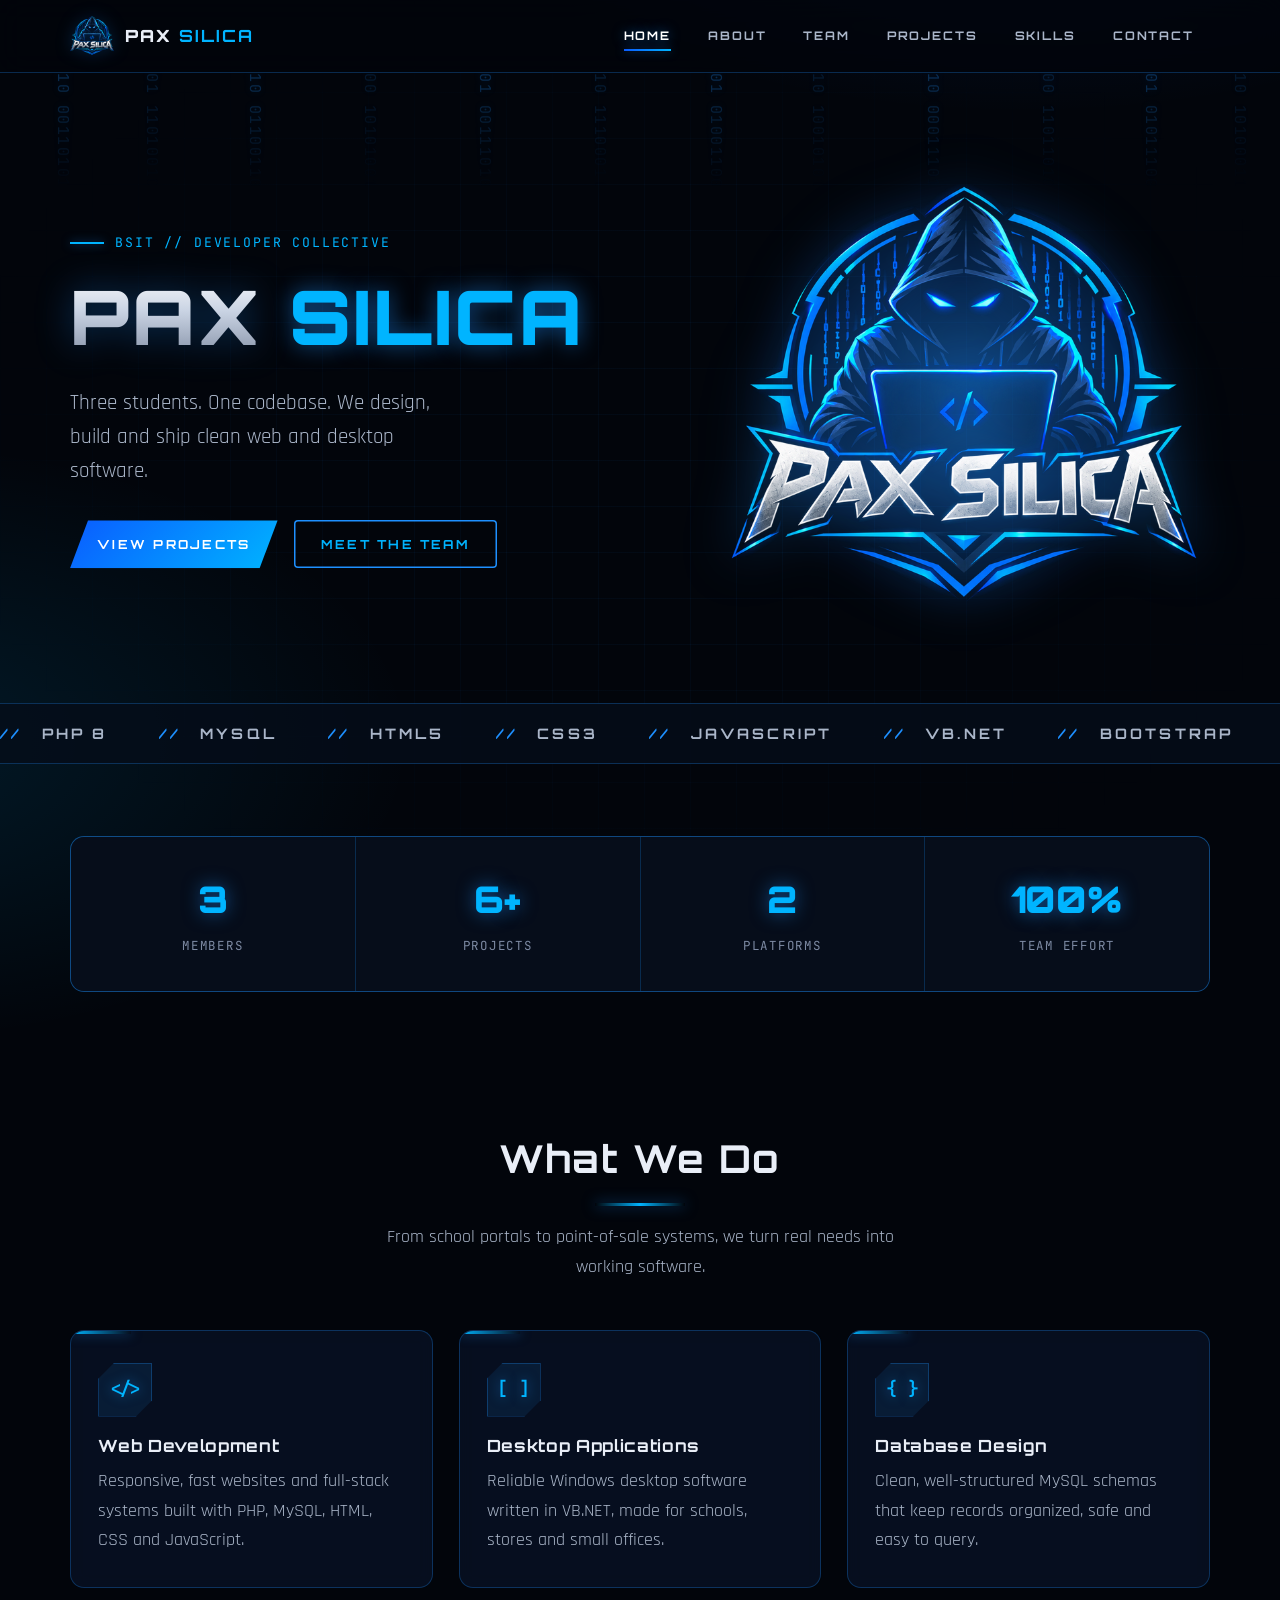
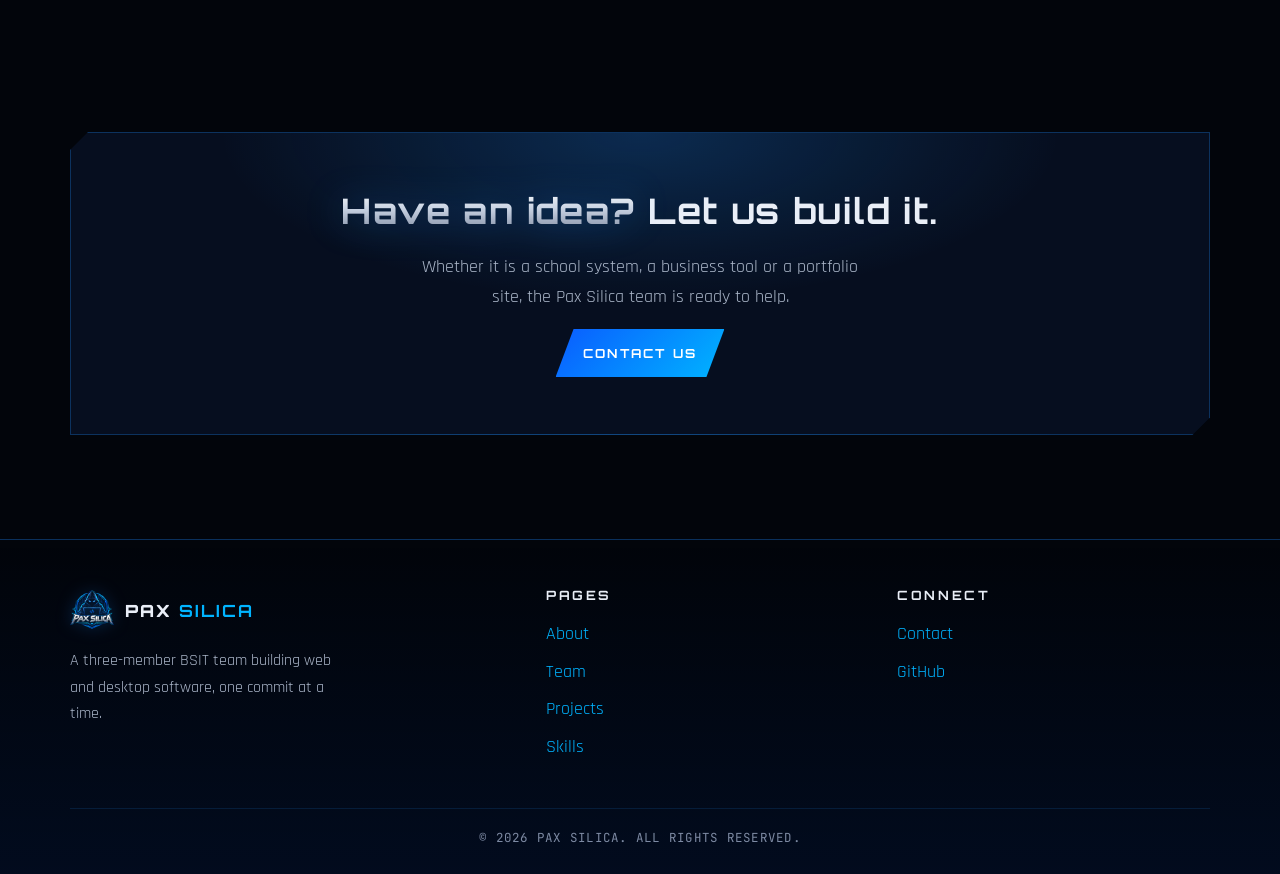
<file: index.html>
<!DOCTYPE html>
<html lang="en">
<head>
  <meta charset="UTF-8">
  <meta name="viewport" content="width=device-width, initial-scale=1">
  <title>Pax Silica | Team Portfolio</title>
  <meta name="description" content="Pax Silica is a three-member BSIT team building web and desktop software.">
  <link rel="icon" type="image/png" href="assets/favicon.png">
  <link rel="stylesheet" href="css/style.css">
</head>
<body>

<header class="nav">
  <div class="wrap">
    <a class="brand" href="index.html"><img src="assets/favicon.png" alt=""><span>PAX <b>SILICA</b></span></a>
    <input type="checkbox" id="nav-toggle" class="nav-toggle" aria-label="Toggle menu">
    <label for="nav-toggle" class="burger"><span></span></label>
    <ul class="menu">
      <li><a class="active" href="index.html">Home</a></li>
      <li><a href="about.html">About</a></li>
      <li><a href="team.html">Team</a></li>
      <li><a href="projects.html">Projects</a></li>
      <li><a href="skills.html">Skills</a></li>
      <li><a href="contact.html">Contact</a></li>
    </ul>
  </div>
</header>

<main>
  <section class="hero">
    <div class="rain" aria-hidden="true">
      <i>10110100 01101001 11001010 00110101</i>
      <i>01001101 10100110 01011001 11010010</i>
      <i>11100101 00101101 10011010 01100110</i>
      <i>00110110 11010011 01010100 10101001</i>
      <i>10010111 01100101 11001001 00111010</i>
      <i>01011010 10110010 00101110 11100011</i>
      <i>11010001 00111001 10100101 01001100</i>
      <i>00101011 11001100 01110010 10010101</i>
      <i>10101100 01010011 11100110 00011101</i>
      <i>01101001 10001011 00110100 11011010</i>
      <i>11000110 00100111 10110001 01011100</i>
      <i>01110011 10011100 01001010 10100011</i>
    </div>
    <div class="wrap">
      <div>
        <div class="eyebrow reveal">BSIT // Developer Collective</div>
        <h1 class="reveal d1"><span class="metal">PAX</span> <span class="blue-text">SILICA</span></h1>
        <p class="lead reveal d2">Three students. One codebase. We design, build and ship clean web and desktop software.</p>
        <div class="cta reveal d3">
          <a class="btn" href="projects.html">View Projects</a>
          <a class="btn ghost" href="team.html">Meet the Team</a>
        </div>
      </div>
      <div class="hero-logo reveal d2">
        <img src="assets/logo.png" alt="Pax Silica logo: a hooded coder at a laptop inside a blue emblem">
      </div>
    </div>
  </section>

  <div class="marquee" aria-hidden="true">
    <div class="marquee-track">
      <span>PHP 8</span><span>MySQL</span><span>HTML5</span><span>CSS3</span><span>JavaScript</span><span>VB.NET</span><span>Bootstrap</span><span>GitHub</span><span>XAMPP</span><span>WordPress</span>
      <span>PHP 8</span><span>MySQL</span><span>HTML5</span><span>CSS3</span><span>JavaScript</span><span>VB.NET</span><span>Bootstrap</span><span>GitHub</span><span>XAMPP</span><span>WordPress</span>
    </div>
  </div>

  <section>
    <div class="wrap">
      <div class="stats">
        <div class="stat"><b>3</b><span>Members</span></div>
        <div class="stat"><b>6+</b><span>Projects</span></div>
        <div class="stat"><b>2</b><span>Platforms</span></div>
        <div class="stat"><b>100%</b><span>Team Effort</span></div>
      </div>
    </div>
  </section>

  <section>
    <div class="wrap">
      <div class="section-head">
        <h2>What We Do</h2>
        <div class="bar"></div>
        <p>From school portals to point-of-sale systems, we turn real needs into working software.</p>
      </div>
      <div class="grid g3">
        <article class="card">
          <div class="icon">&lt;/&gt;</div>
          <h3>Web Development</h3>
          <p>Responsive, fast websites and full-stack systems built with PHP, MySQL, HTML, CSS and JavaScript.</p>
        </article>
        <article class="card">
          <div class="icon">[ ]</div>
          <h3>Desktop Applications</h3>
          <p>Reliable Windows desktop software written in VB.NET, made for schools, stores and small offices.</p>
        </article>
        <article class="card">
          <div class="icon">{ }</div>
          <h3>Database Design</h3>
          <p>Clean, well-structured MySQL schemas that keep records organized, safe and easy to query.</p>
        </article>
      </div>
    </div>
  </section>

  <section>
    <div class="wrap">
      <div class="cta-band">
        <h2><span class="metal">Have an idea?</span> Let us build it.</h2>
        <p>Whether it is a school system, a business tool or a portfolio site, the Pax Silica team is ready to help.</p>
        <a class="btn" href="contact.html">Contact Us</a>
      </div>
    </div>
  </section>
</main>

<footer>
  <div class="wrap">
    <div class="foot">
      <div>
        <a class="brand" href="index.html"><img src="assets/favicon.png" alt=""><span>PAX <b>SILICA</b></span></a>
        <p>A three-member BSIT team building web and desktop software, one commit at a time.</p>
      </div>
      <div>
        <h4>Pages</h4>
        <ul>
          <li><a href="about.html">About</a></li>
          <li><a href="team.html">Team</a></li>
          <li><a href="projects.html">Projects</a></li>
          <li><a href="skills.html">Skills</a></li>
        </ul>
      </div>
      <div>
        <h4>Connect</h4>
        <ul>
          <li><a href="contact.html">Contact</a></li>
          <li><a href="https://github.com/EugeneHip?tab=repositories" target="_blank" rel="noopener">GitHub</a></li>
        </ul>
      </div>
    </div>
    <div class="copy">&copy; 2026 PAX SILICA. ALL RIGHTS RESERVED.</div>
  </div>
</footer>

</body>
</html>
</file>
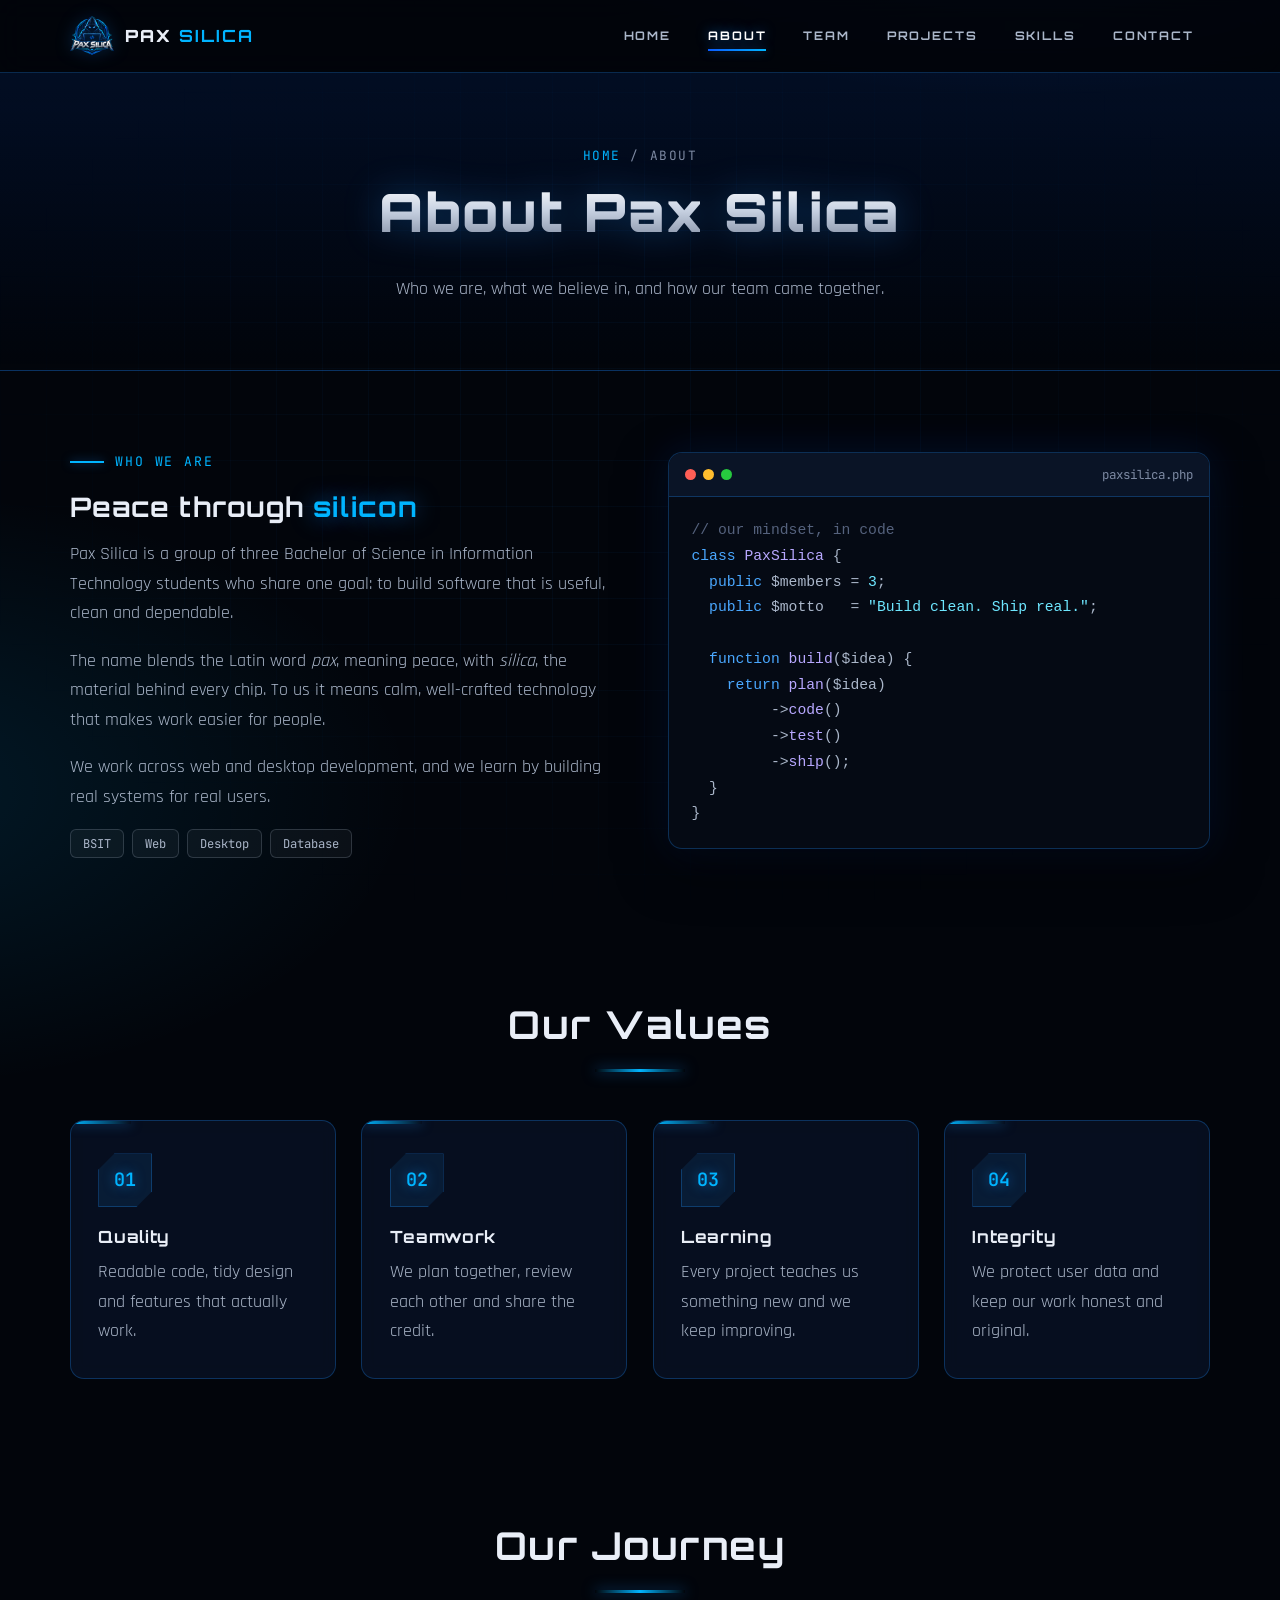
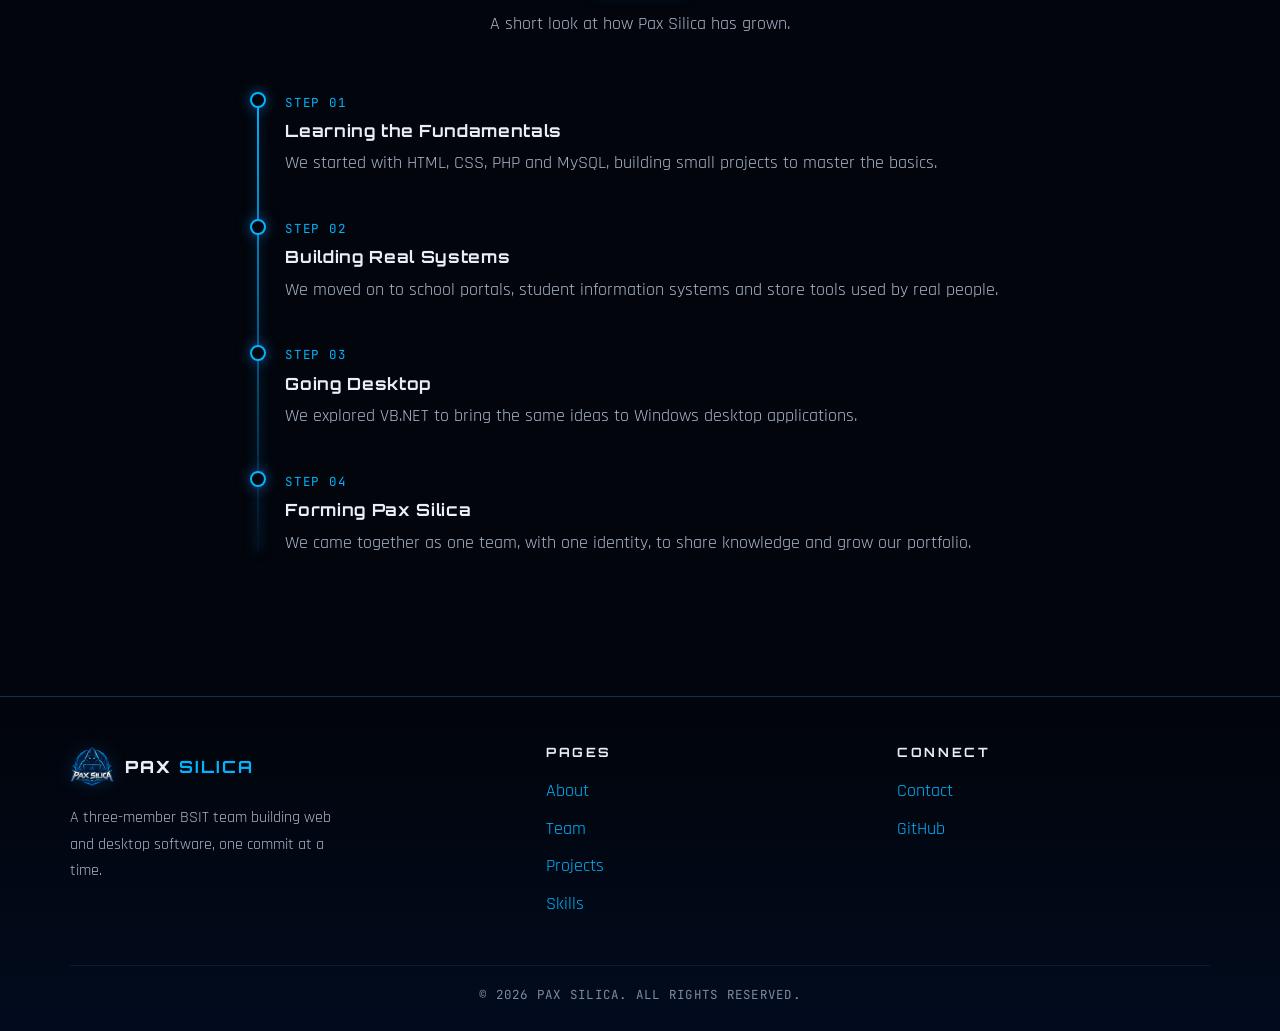
<file: about.html>
<!DOCTYPE html>
<html lang="en">
<head>
  <meta charset="UTF-8">
  <meta name="viewport" content="width=device-width, initial-scale=1">
  <title>About | Pax Silica</title>
  <meta name="description" content="Learn about Pax Silica, our mission, values and journey.">
  <link rel="icon" type="image/png" href="assets/favicon.png">
  <link rel="stylesheet" href="css/style.css">
</head>
<body>

<header class="nav">
  <div class="wrap">
    <a class="brand" href="index.html"><img src="assets/favicon.png" alt=""><span>PAX <b>SILICA</b></span></a>
    <input type="checkbox" id="nav-toggle" class="nav-toggle" aria-label="Toggle menu">
    <label for="nav-toggle" class="burger"><span></span></label>
    <ul class="menu">
      <li><a href="index.html">Home</a></li>
      <li><a class="active" href="about.html">About</a></li>
      <li><a href="team.html">Team</a></li>
      <li><a href="projects.html">Projects</a></li>
      <li><a href="skills.html">Skills</a></li>
      <li><a href="contact.html">Contact</a></li>
    </ul>
  </div>
</header>

<main>
  <div class="page-head">
    <div class="wrap">
      <div class="crumbs"><a href="index.html">Home</a> / About</div>
      <h1 class="metal">About Pax Silica</h1>
      <p>Who we are, what we believe in, and how our team came together.</p>
    </div>
  </div>

  <section>
    <div class="wrap split">
      <div>
        <div class="eyebrow">Who We Are</div>
        <h2>Peace through <span class="blue-text">silicon</span></h2>
        <p>Pax Silica is a group of three Bachelor of Science in Information Technology students who share one goal: to build software that is useful, clean and dependable.</p>
        <p>The name blends the Latin word <em>pax</em>, meaning peace, with <em>silica</em>, the material behind every chip. To us it means calm, well-crafted technology that makes work easier for people.</p>
        <p>We work across web and desktop development, and we learn by building real systems for real users.</p>
        <div class="tags left">
          <span class="tag">BSIT</span><span class="tag">Web</span><span class="tag">Desktop</span><span class="tag">Database</span>
        </div>
      </div>
      <div class="code">
        <div class="bar"><i></i><i></i><i></i><em>paxsilica.php</em></div>
<pre><span class="c">// our mindset, in code</span>
<span class="k">class</span> <span class="f">PaxSilica</span> {
  <span class="k">public</span> $members = <span class="s">3</span>;
  <span class="k">public</span> $motto   = <span class="s">"Build clean. Ship real."</span>;

  <span class="k">function</span> <span class="f">build</span>($idea) {
    <span class="k">return</span> <span class="f">plan</span>($idea)
         -&gt;<span class="f">code</span>()
         -&gt;<span class="f">test</span>()
         -&gt;<span class="f">ship</span>();
  }
}</pre>
      </div>
    </div>
  </section>

  <section>
    <div class="wrap">
      <div class="section-head">
        <h2>Our Values</h2>
        <div class="bar"></div>
      </div>
      <div class="grid g4">
        <article class="card"><div class="icon">01</div><h3>Quality</h3><p>Readable code, tidy design and features that actually work.</p></article>
        <article class="card"><div class="icon">02</div><h3>Teamwork</h3><p>We plan together, review each other and share the credit.</p></article>
        <article class="card"><div class="icon">03</div><h3>Learning</h3><p>Every project teaches us something new and we keep improving.</p></article>
        <article class="card"><div class="icon">04</div><h3>Integrity</h3><p>We protect user data and keep our work honest and original.</p></article>
      </div>
    </div>
  </section>

  <section>
    <div class="wrap">
      <div class="section-head">
        <h2>Our Journey</h2>
        <div class="bar"></div>
        <p>A short look at how Pax Silica has grown.</p>
      </div>
      <div class="timeline">
        <div class="tl-item">
          <small>Step 01</small>
          <h3>Learning the Fundamentals</h3>
          <p>We started with HTML, CSS, PHP and MySQL, building small projects to master the basics.</p>
        </div>
        <div class="tl-item">
          <small>Step 02</small>
          <h3>Building Real Systems</h3>
          <p>We moved on to school portals, student information systems and store tools used by real people.</p>
        </div>
        <div class="tl-item">
          <small>Step 03</small>
          <h3>Going Desktop</h3>
          <p>We explored VB.NET to bring the same ideas to Windows desktop applications.</p>
        </div>
        <div class="tl-item">
          <small>Step 04</small>
          <h3>Forming Pax Silica</h3>
          <p>We came together as one team, with one identity, to share knowledge and grow our portfolio.</p>
        </div>
      </div>
    </div>
  </section>
</main>

<footer>
  <div class="wrap">
    <div class="foot">
      <div>
        <a class="brand" href="index.html"><img src="assets/favicon.png" alt=""><span>PAX <b>SILICA</b></span></a>
        <p>A three-member BSIT team building web and desktop software, one commit at a time.</p>
      </div>
      <div>
        <h4>Pages</h4>
        <ul>
          <li><a href="about.html">About</a></li>
          <li><a href="team.html">Team</a></li>
          <li><a href="projects.html">Projects</a></li>
          <li><a href="skills.html">Skills</a></li>
        </ul>
      </div>
      <div>
        <h4>Connect</h4>
        <ul>
          <li><a href="contact.html">Contact</a></li>
          <li><a href="https://github.com/EugeneHip?tab=repositories" target="_blank" rel="noopener">GitHub</a></li>
        </ul>
      </div>
    </div>
    <div class="copy">&copy; 2026 PAX SILICA. ALL RIGHTS RESERVED.</div>
  </div>
</footer>

</body>
</html>
</file>
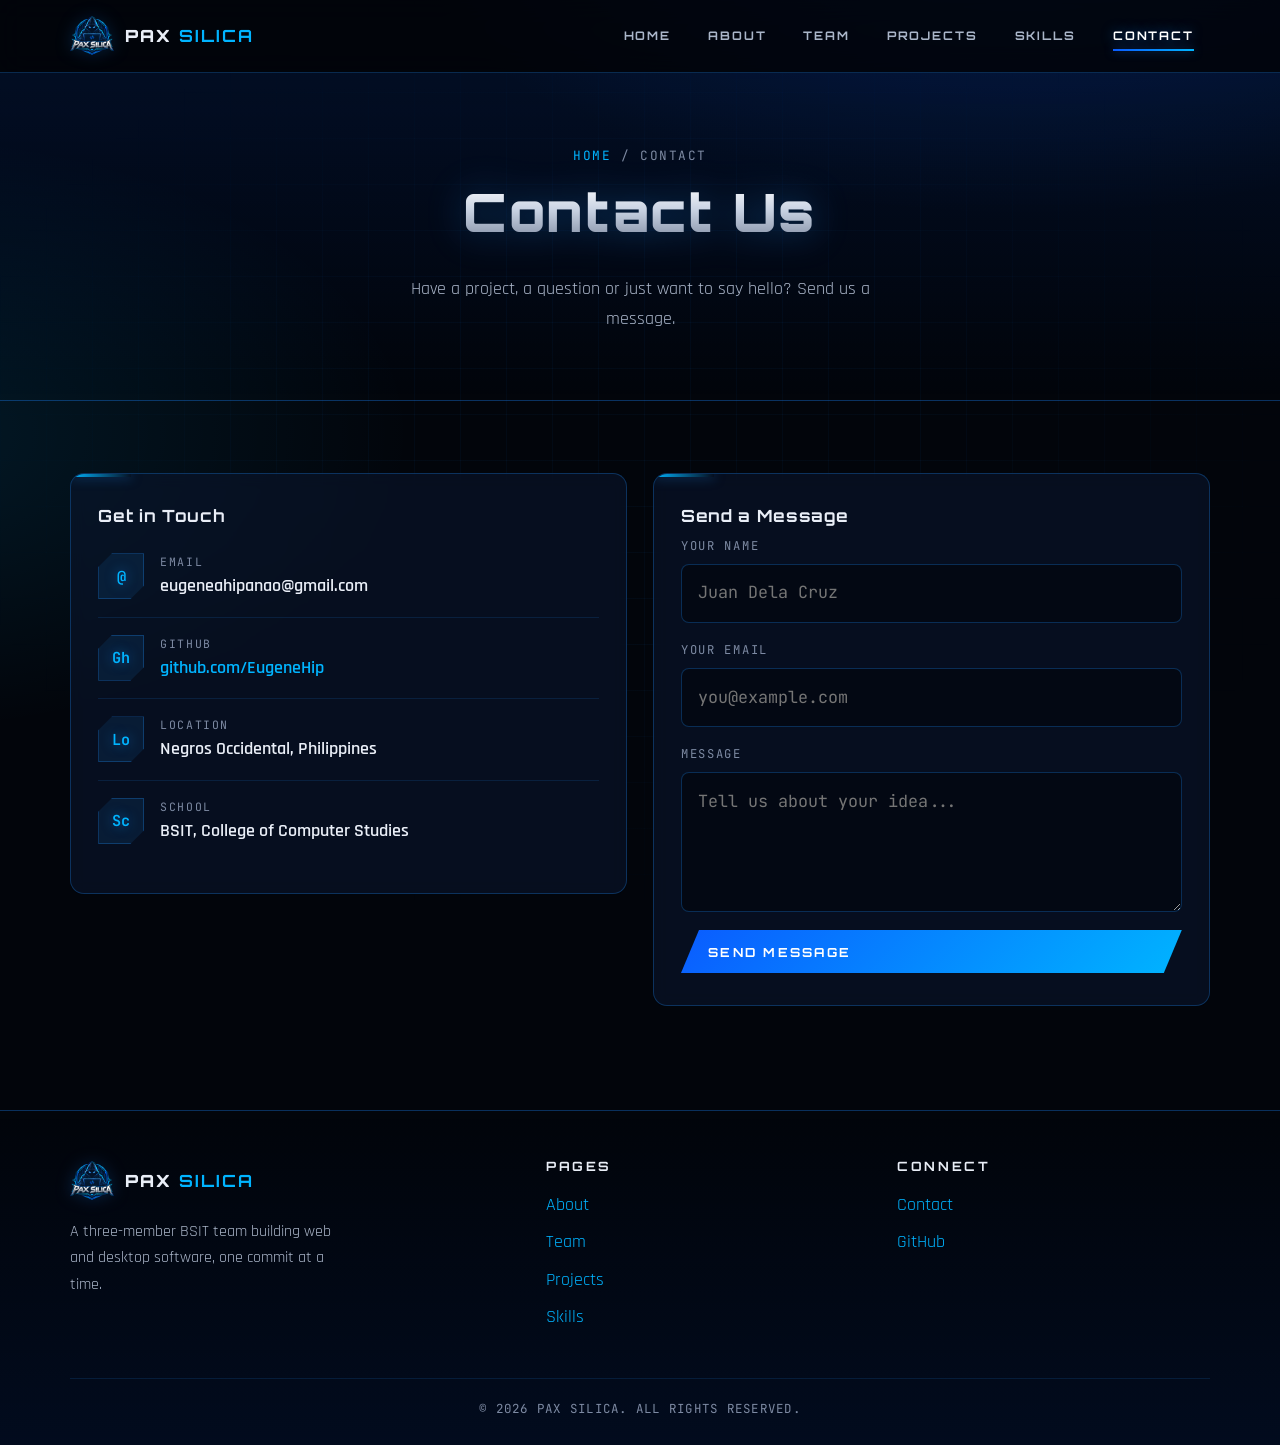
<file: contact.html>
<!DOCTYPE html>
<html lang="en">
<head>
  <meta charset="UTF-8">
  <meta name="viewport" content="width=device-width, initial-scale=1">
  <title>Contact | Pax Silica</title>
  <meta name="description" content="Get in touch with the Pax Silica team.">
  <link rel="icon" type="image/png" href="assets/favicon.png">
  <link rel="stylesheet" href="css/style.css">
</head>
<body>

<header class="nav">
  <div class="wrap">
    <a class="brand" href="index.html"><img src="assets/favicon.png" alt=""><span>PAX <b>SILICA</b></span></a>
    <input type="checkbox" id="nav-toggle" class="nav-toggle" aria-label="Toggle menu">
    <label for="nav-toggle" class="burger"><span></span></label>
    <ul class="menu">
      <li><a href="index.html">Home</a></li>
      <li><a href="about.html">About</a></li>
      <li><a href="team.html">Team</a></li>
      <li><a href="projects.html">Projects</a></li>
      <li><a href="skills.html">Skills</a></li>
      <li><a class="active" href="contact.html">Contact</a></li>
    </ul>
  </div>
</header>

<main>
  <div class="page-head">
    <div class="wrap">
      <div class="crumbs"><a href="index.html">Home</a> / Contact</div>
      <h1 class="metal">Contact Us</h1>
      <p>Have a project, a question or just want to say hello? Send us a message.</p>
    </div>
  </div>

  <section>
    <div class="wrap grid g2" style="align-items:start">

      <div class="card">
        <h3>Get in Touch</h3>
        <div class="contact-row">
          <div class="icon">@</div>
          <div><small>Email</small><span>eugeneahipanao@gmail.com</span></div>
        </div>
        <div class="contact-row">
          <div class="icon">Gh</div>
          <div><small>GitHub</small><span><a href="https://github.com/EugeneHip?tab=repositories" target="_blank" rel="noopener">github.com/EugeneHip</a></span></div>
        </div>
        <div class="contact-row">
          <div class="icon">Lo</div>
          <div><small>Location</small><span>Negros Occidental, Philippines</span></div>
        </div>
        <div class="contact-row">
          <div class="icon">Sc</div>
          <div><small>School</small><span>BSIT, College of Computer Studies</span></div>
        </div>
      </div>

      <div class="card">
        <h3>Send a Message</h3>
        <!-- Sends the message straight to the email below using FormSubmit (no JavaScript needed).
             First time only: FormSubmit emails an activation link to this address, click it once. -->
        <form action="https://formsubmit.co/eugeneahipanao@gmail.com" method="POST">
          <input type="hidden" name="_subject" value="New message from the Pax Silica website">
          <input type="hidden" name="_template" value="table">
          <input type="text" name="_honey" style="display:none" tabindex="-1" autocomplete="off">
          <label>Your Name
            <input type="text" name="name" placeholder="Juan Dela Cruz" required>
          </label>
          <label>Your Email
            <input type="email" name="email" placeholder="you@example.com" required>
          </label>
          <label>Message
            <textarea name="message" placeholder="Tell us about your idea..." required></textarea>
          </label>
          <button class="btn" type="submit">Send Message</button>
        </form>
      </div>

    </div>
  </section>
</main>

<footer>
  <div class="wrap">
    <div class="foot">
      <div>
        <a class="brand" href="index.html"><img src="assets/favicon.png" alt=""><span>PAX <b>SILICA</b></span></a>
        <p>A three-member BSIT team building web and desktop software, one commit at a time.</p>
      </div>
      <div>
        <h4>Pages</h4>
        <ul>
          <li><a href="about.html">About</a></li>
          <li><a href="team.html">Team</a></li>
          <li><a href="projects.html">Projects</a></li>
          <li><a href="skills.html">Skills</a></li>
        </ul>
      </div>
      <div>
        <h4>Connect</h4>
        <ul>
          <li><a href="contact.html">Contact</a></li>
          <li><a href="https://github.com/EugeneHip?tab=repositories" target="_blank" rel="noopener">GitHub</a></li>
        </ul>
      </div>
    </div>
    <div class="copy">&copy; 2026 PAX SILICA. ALL RIGHTS RESERVED.</div>
  </div>
</footer>

</body>
</html>
</file>
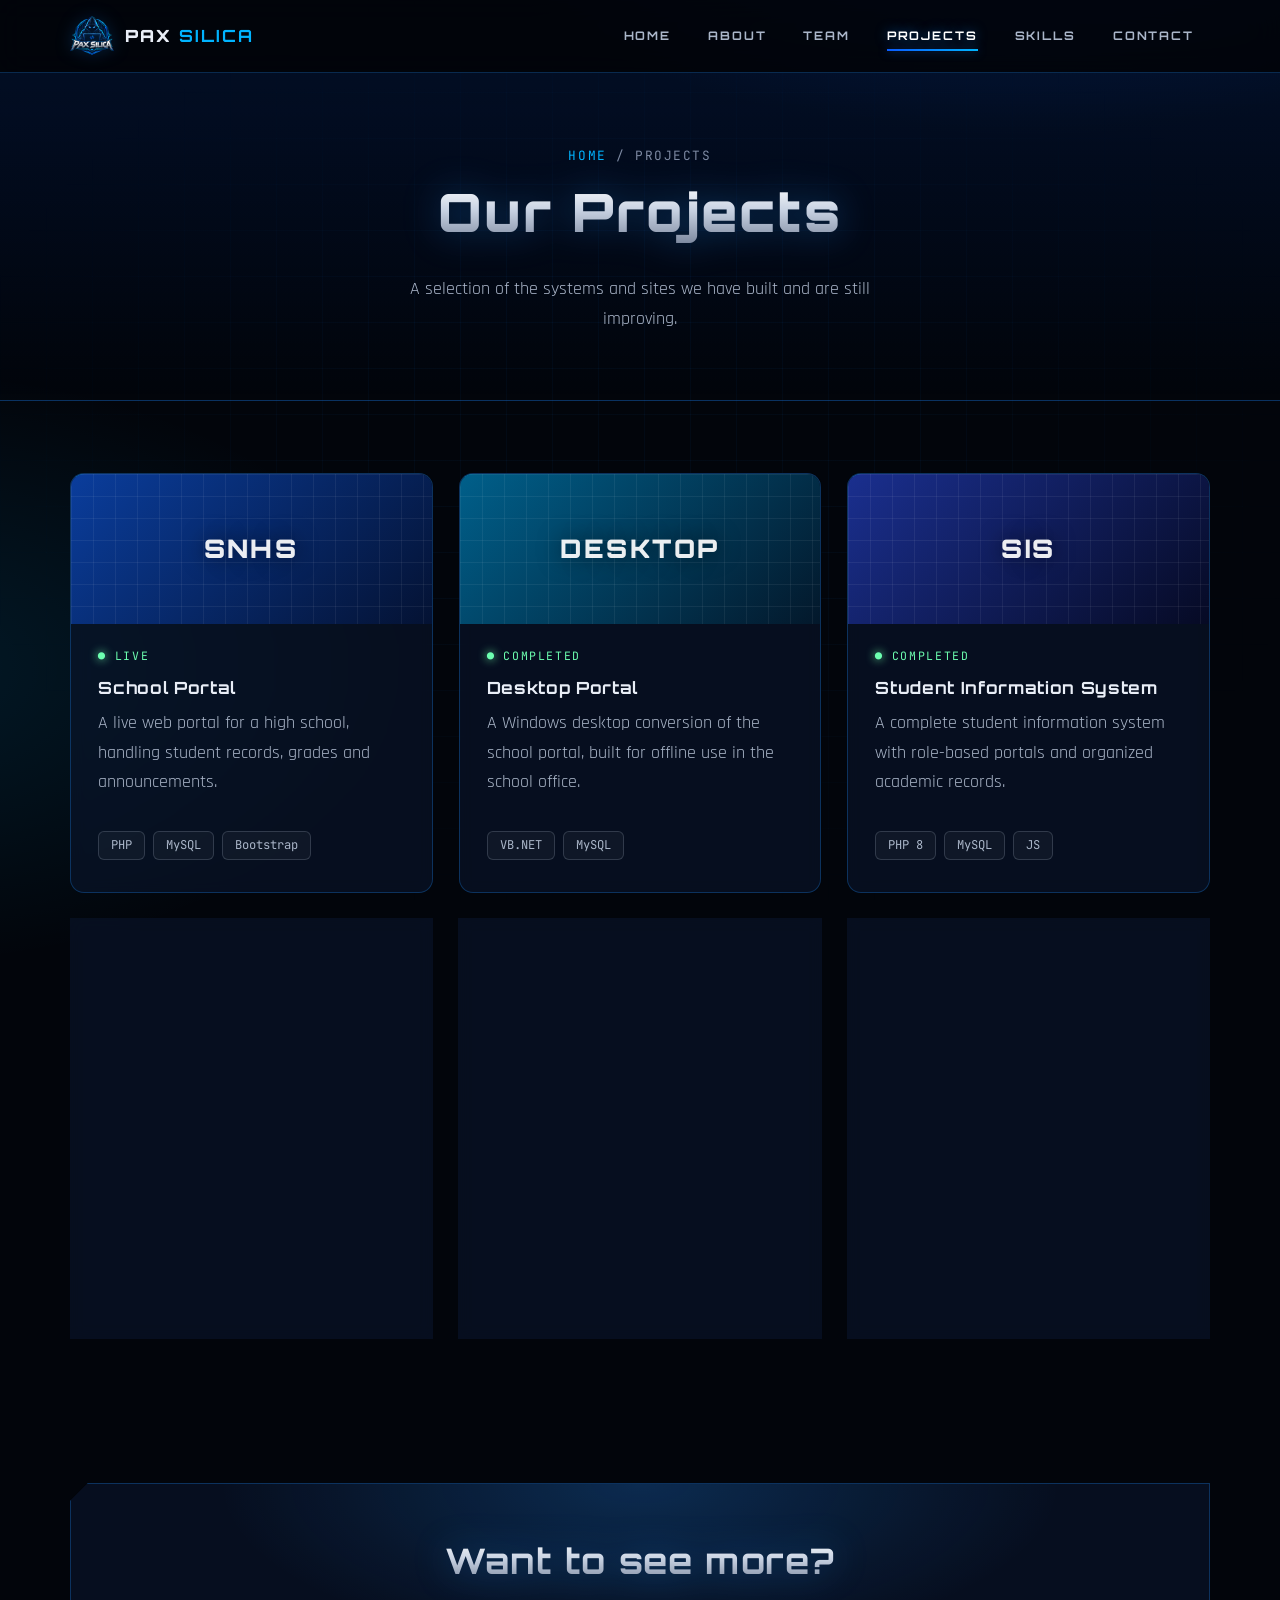
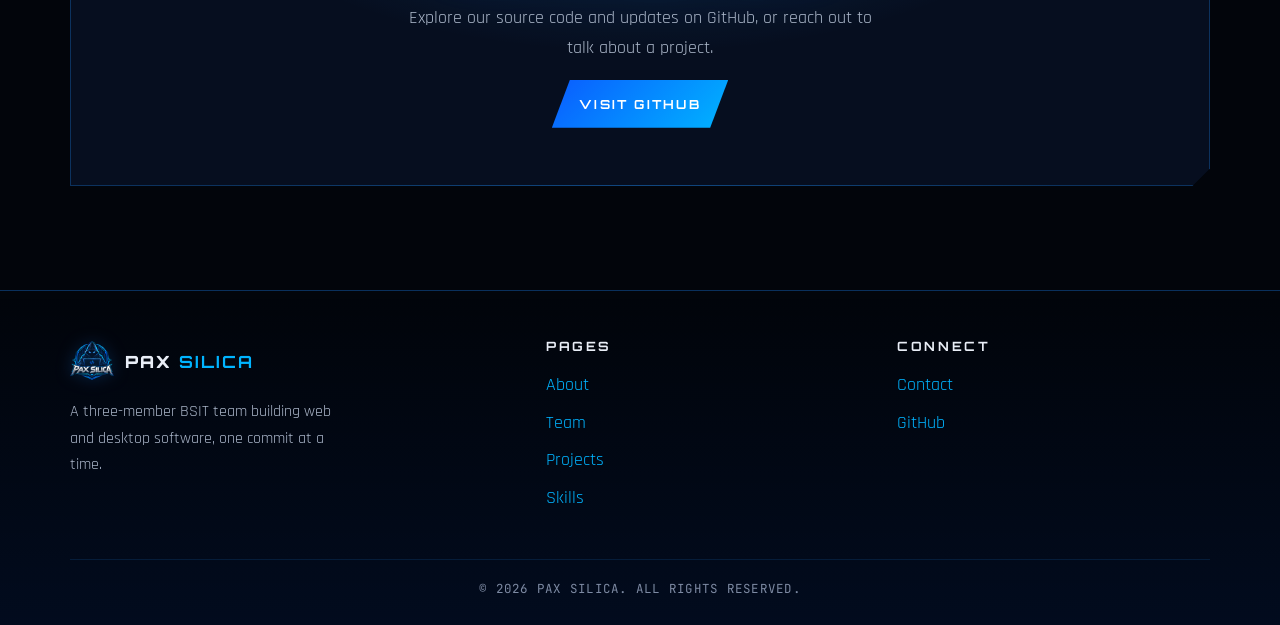
<file: projects.html>
<!DOCTYPE html>
<html lang="en">
<head>
  <meta charset="UTF-8">
  <meta name="viewport" content="width=device-width, initial-scale=1">
  <title>Projects | Pax Silica</title>
  <meta name="description" content="Selected web and desktop projects by the Pax Silica team.">
  <link rel="icon" type="image/png" href="assets/favicon.png">
  <link rel="stylesheet" href="css/style.css">
</head>
<body>

<header class="nav">
  <div class="wrap">
    <a class="brand" href="index.html"><img src="assets/favicon.png" alt=""><span>PAX <b>SILICA</b></span></a>
    <input type="checkbox" id="nav-toggle" class="nav-toggle" aria-label="Toggle menu">
    <label for="nav-toggle" class="burger"><span></span></label>
    <ul class="menu">
      <li><a href="index.html">Home</a></li>
      <li><a href="about.html">About</a></li>
      <li><a href="team.html">Team</a></li>
      <li><a class="active" href="projects.html">Projects</a></li>
      <li><a href="skills.html">Skills</a></li>
      <li><a href="contact.html">Contact</a></li>
    </ul>
  </div>
</header>

<main>
  <div class="page-head">
    <div class="wrap">
      <div class="crumbs"><a href="index.html">Home</a> / Projects</div>
      <h1 class="metal">Our Projects</h1>
      <p>A selection of the systems and sites we have built and are still improving.</p>
    </div>
  </div>

  <section>
    <div class="wrap">
      <div class="grid g3">

        <article class="card project">
          <div class="thumb t1">SNHS</div>
          <span class="status">Live</span>
          <h3>School Portal</h3>
          <p>A live web portal for a high school, handling student records, grades and announcements.</p>
          <div class="tags"><span class="tag">PHP</span><span class="tag">MySQL</span><span class="tag">Bootstrap</span></div>
        </article>

        <article class="card project">
          <div class="thumb t2">DESKTOP</div>
          <span class="status">Completed</span>
          <h3>Desktop Portal</h3>
          <p>A Windows desktop conversion of the school portal, built for offline use in the school office.</p>
          <div class="tags"><span class="tag">VB.NET</span><span class="tag">MySQL</span></div>
        </article>

        <article class="card project">
          <div class="thumb t3">SIS</div>
          <span class="status">Completed</span>
          <h3>Student Information System</h3>
          <p>A complete student information system with role-based portals and organized academic records.</p>
          <div class="tags"><span class="tag">PHP 8</span><span class="tag">MySQL</span><span class="tag">JS</span></div>
        </article>

        <article class="card project">
          <div class="thumb t4">POS</div>
          <span class="status">In Use</span>
          <h3>Sari-Sari Store POS</h3>
          <p>A self-contained point-of-sale and inventory app made for a neighborhood store.</p>
          <div class="tags"><span class="tag">HTML</span><span class="tag">CSS</span><span class="tag">JavaScript</span></div>
        </article>

        <article class="card project">
          <div class="thumb t5">BANK</div>
          <span class="status">Completed</span>
          <h3>Meridian Bank System</h3>
          <p>A dual-platform banking demo with a web side, an ATM kiosk and a queue workflow.</p>
          <div class="tags"><span class="tag">PHP 8</span><span class="tag">VB.NET</span></div>
        </article>

        <article class="card project">
          <div class="thumb t6">VOTE</div>
          <span class="status wip">In Progress</span>
          <h3>Vote Education</h3>
          <p>An election education website and game that teaches voters through levels and questions.</p>
          <div class="tags"><span class="tag">HTML</span><span class="tag">CSS</span><span class="tag">JS</span></div>
        </article>

      </div>
    </div>
  </section>

  <section>
    <div class="wrap">
      <div class="cta-band">
        <h2><span class="metal">Want to see more?</span></h2>
        <p>Explore our source code and updates on GitHub, or reach out to talk about a project.</p>
        <a class="btn" href="https://github.com/EugeneHip?tab=repositories" target="_blank" rel="noopener">Visit GitHub</a>
      </div>
    </div>
  </section>
</main>

<footer>
  <div class="wrap">
    <div class="foot">
      <div>
        <a class="brand" href="index.html"><img src="assets/favicon.png" alt=""><span>PAX <b>SILICA</b></span></a>
        <p>A three-member BSIT team building web and desktop software, one commit at a time.</p>
      </div>
      <div>
        <h4>Pages</h4>
        <ul>
          <li><a href="about.html">About</a></li>
          <li><a href="team.html">Team</a></li>
          <li><a href="projects.html">Projects</a></li>
          <li><a href="skills.html">Skills</a></li>
        </ul>
      </div>
      <div>
        <h4>Connect</h4>
        <ul>
          <li><a href="contact.html">Contact</a></li>
          <li><a href="https://github.com/EugeneHip?tab=repositories" target="_blank" rel="noopener">GitHub</a></li>
        </ul>
      </div>
    </div>
    <div class="copy">&copy; 2026 PAX SILICA. ALL RIGHTS RESERVED.</div>
  </div>
</footer>

</body>
</html>
</file>
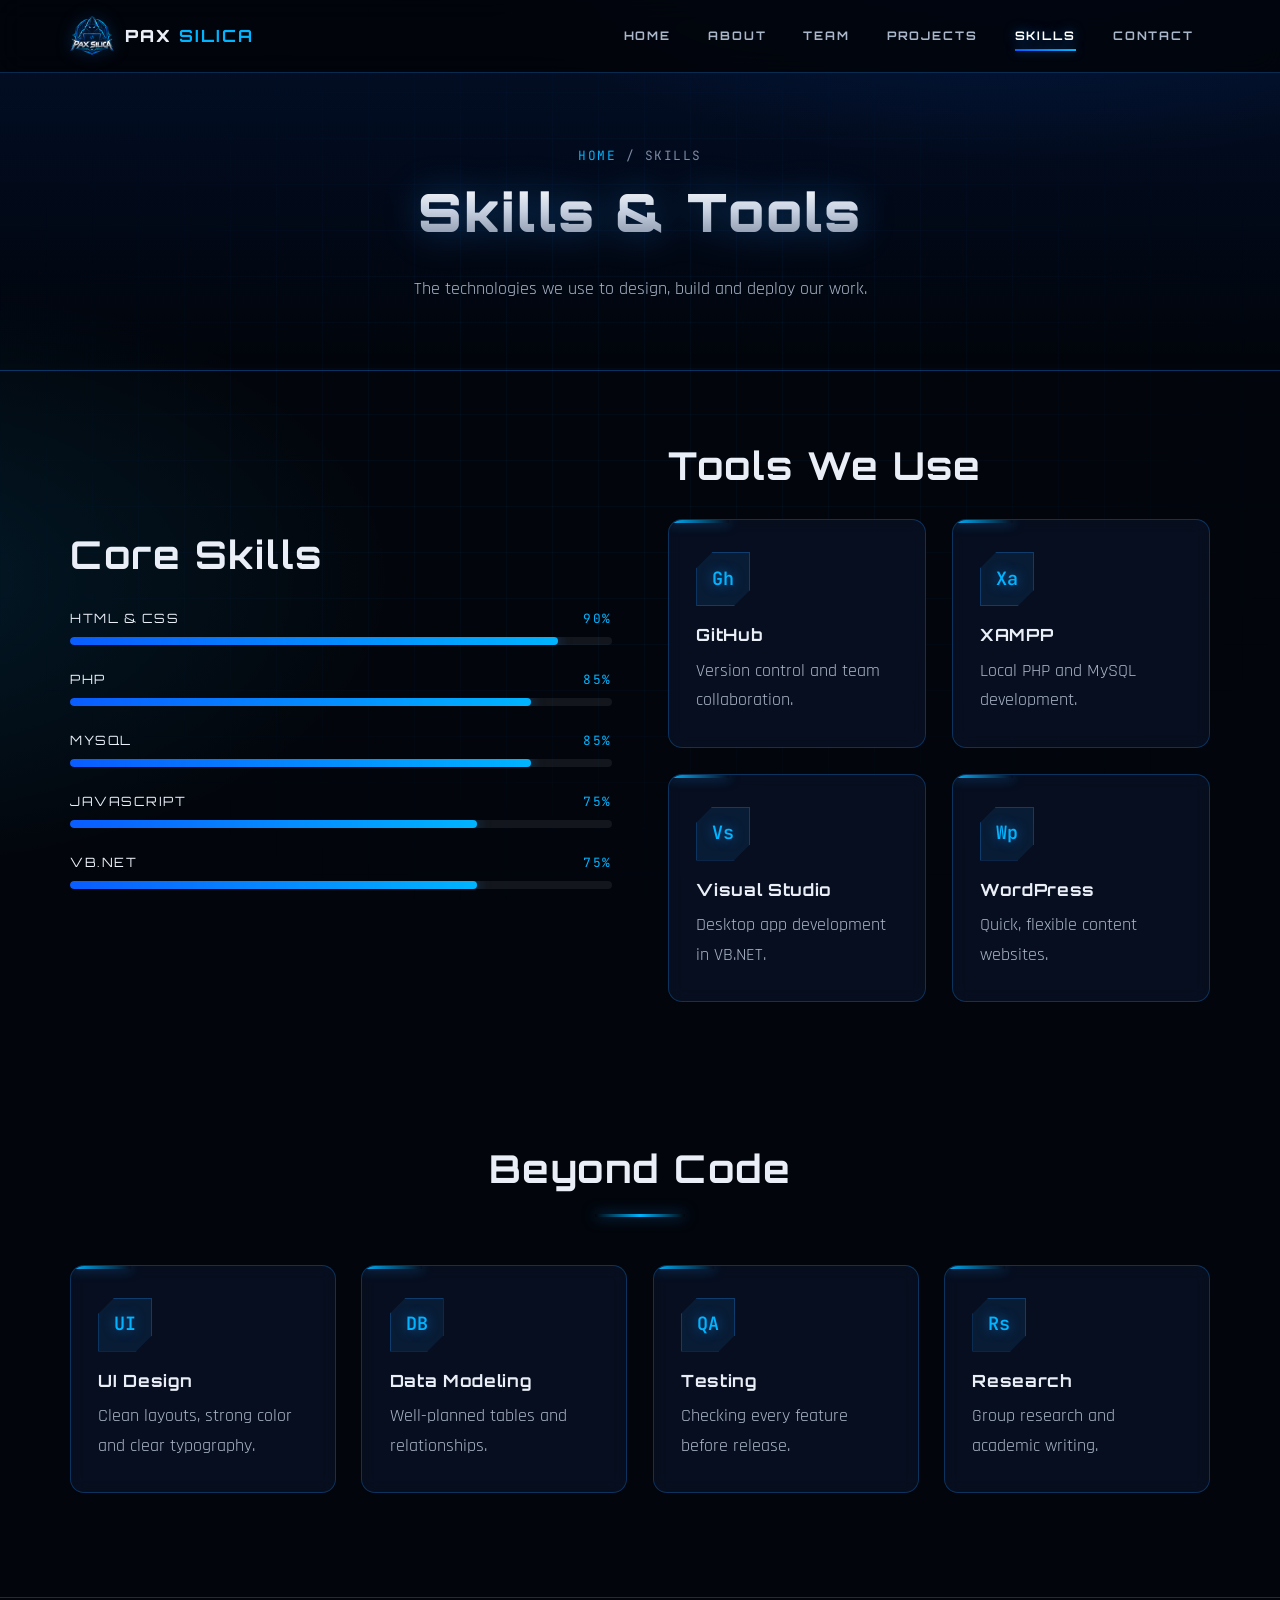
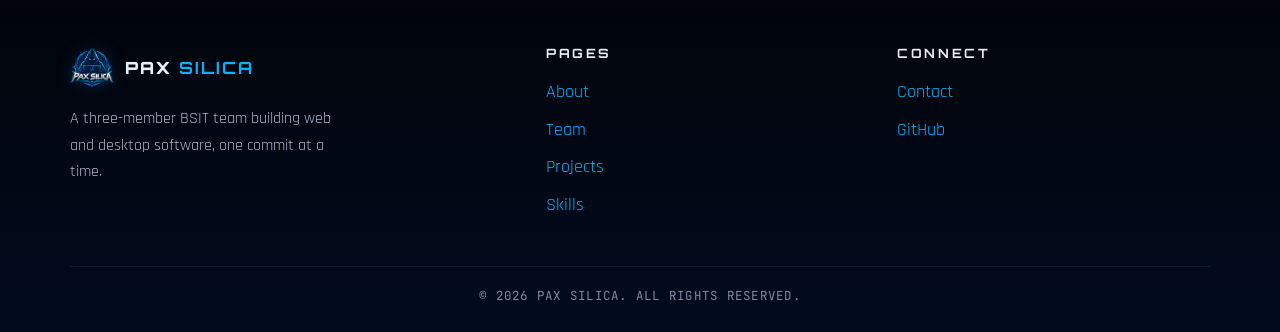
<file: skills.html>
<!DOCTYPE html>
<html lang="en">
<head>
  <meta charset="UTF-8">
  <meta name="viewport" content="width=device-width, initial-scale=1">
  <title>Skills | Pax Silica</title>
  <meta name="description" content="The technologies and tools the Pax Silica team works with.">
  <link rel="icon" type="image/png" href="assets/favicon.png">
  <link rel="stylesheet" href="css/style.css">
</head>
<body>

<header class="nav">
  <div class="wrap">
    <a class="brand" href="index.html"><img src="assets/favicon.png" alt=""><span>PAX <b>SILICA</b></span></a>
    <input type="checkbox" id="nav-toggle" class="nav-toggle" aria-label="Toggle menu">
    <label for="nav-toggle" class="burger"><span></span></label>
    <ul class="menu">
      <li><a href="index.html">Home</a></li>
      <li><a href="about.html">About</a></li>
      <li><a href="team.html">Team</a></li>
      <li><a href="projects.html">Projects</a></li>
      <li><a class="active" href="skills.html">Skills</a></li>
      <li><a href="contact.html">Contact</a></li>
    </ul>
  </div>
</header>

<main>
  <div class="page-head">
    <div class="wrap">
      <div class="crumbs"><a href="index.html">Home</a> / Skills</div>
      <h1 class="metal">Skills &amp; Tools</h1>
      <p>The technologies we use to design, build and deploy our work.</p>
    </div>
  </div>

  <section>
    <div class="wrap split">
      <div>
        <div class="section-head" style="text-align:left;margin-bottom:2rem">
          <h2>Core Skills</h2>
        </div>
        <div class="skill">
          <div class="skill-top"><span>HTML &amp; CSS</span><em>90%</em></div>
          <div class="meter"><i style="width:90%"></i></div>
        </div>
        <div class="skill">
          <div class="skill-top"><span>PHP</span><em>85%</em></div>
          <div class="meter"><i style="width:85%"></i></div>
        </div>
        <div class="skill">
          <div class="skill-top"><span>MySQL</span><em>85%</em></div>
          <div class="meter"><i style="width:85%"></i></div>
        </div>
        <div class="skill">
          <div class="skill-top"><span>JavaScript</span><em>75%</em></div>
          <div class="meter"><i style="width:75%"></i></div>
        </div>
        <div class="skill">
          <div class="skill-top"><span>VB.NET</span><em>75%</em></div>
          <div class="meter"><i style="width:75%"></i></div>
        </div>
      </div>

      <div>
        <div class="section-head" style="text-align:left;margin-bottom:2rem">
          <h2>Tools We Use</h2>
        </div>
        <div class="grid g2">
          <article class="card"><div class="icon">Gh</div><h3>GitHub</h3><p>Version control and team collaboration.</p></article>
          <article class="card"><div class="icon">Xa</div><h3>XAMPP</h3><p>Local PHP and MySQL development.</p></article>
          <article class="card"><div class="icon">Vs</div><h3>Visual Studio</h3><p>Desktop app development in VB.NET.</p></article>
          <article class="card"><div class="icon">Wp</div><h3>WordPress</h3><p>Quick, flexible content websites.</p></article>
        </div>
      </div>
    </div>
  </section>

  <section>
    <div class="wrap">
      <div class="section-head">
        <h2>Beyond Code</h2>
        <div class="bar"></div>
      </div>
      <div class="grid g4">
        <article class="card"><div class="icon">UI</div><h3>UI Design</h3><p>Clean layouts, strong color and clear typography.</p></article>
        <article class="card"><div class="icon">DB</div><h3>Data Modeling</h3><p>Well-planned tables and relationships.</p></article>
        <article class="card"><div class="icon">QA</div><h3>Testing</h3><p>Checking every feature before release.</p></article>
        <article class="card"><div class="icon">Rs</div><h3>Research</h3><p>Group research and academic writing.</p></article>
      </div>
    </div>
  </section>
</main>

<footer>
  <div class="wrap">
    <div class="foot">
      <div>
        <a class="brand" href="index.html"><img src="assets/favicon.png" alt=""><span>PAX <b>SILICA</b></span></a>
        <p>A three-member BSIT team building web and desktop software, one commit at a time.</p>
      </div>
      <div>
        <h4>Pages</h4>
        <ul>
          <li><a href="about.html">About</a></li>
          <li><a href="team.html">Team</a></li>
          <li><a href="projects.html">Projects</a></li>
          <li><a href="skills.html">Skills</a></li>
        </ul>
      </div>
      <div>
        <h4>Connect</h4>
        <ul>
          <li><a href="contact.html">Contact</a></li>
          <li><a href="https://github.com/EugeneHip?tab=repositories" target="_blank" rel="noopener">GitHub</a></li>
        </ul>
      </div>
    </div>
    <div class="copy">&copy; 2026 PAX SILICA. ALL RIGHTS RESERVED.</div>
  </div>
</footer>

</body>
</html>
</file>
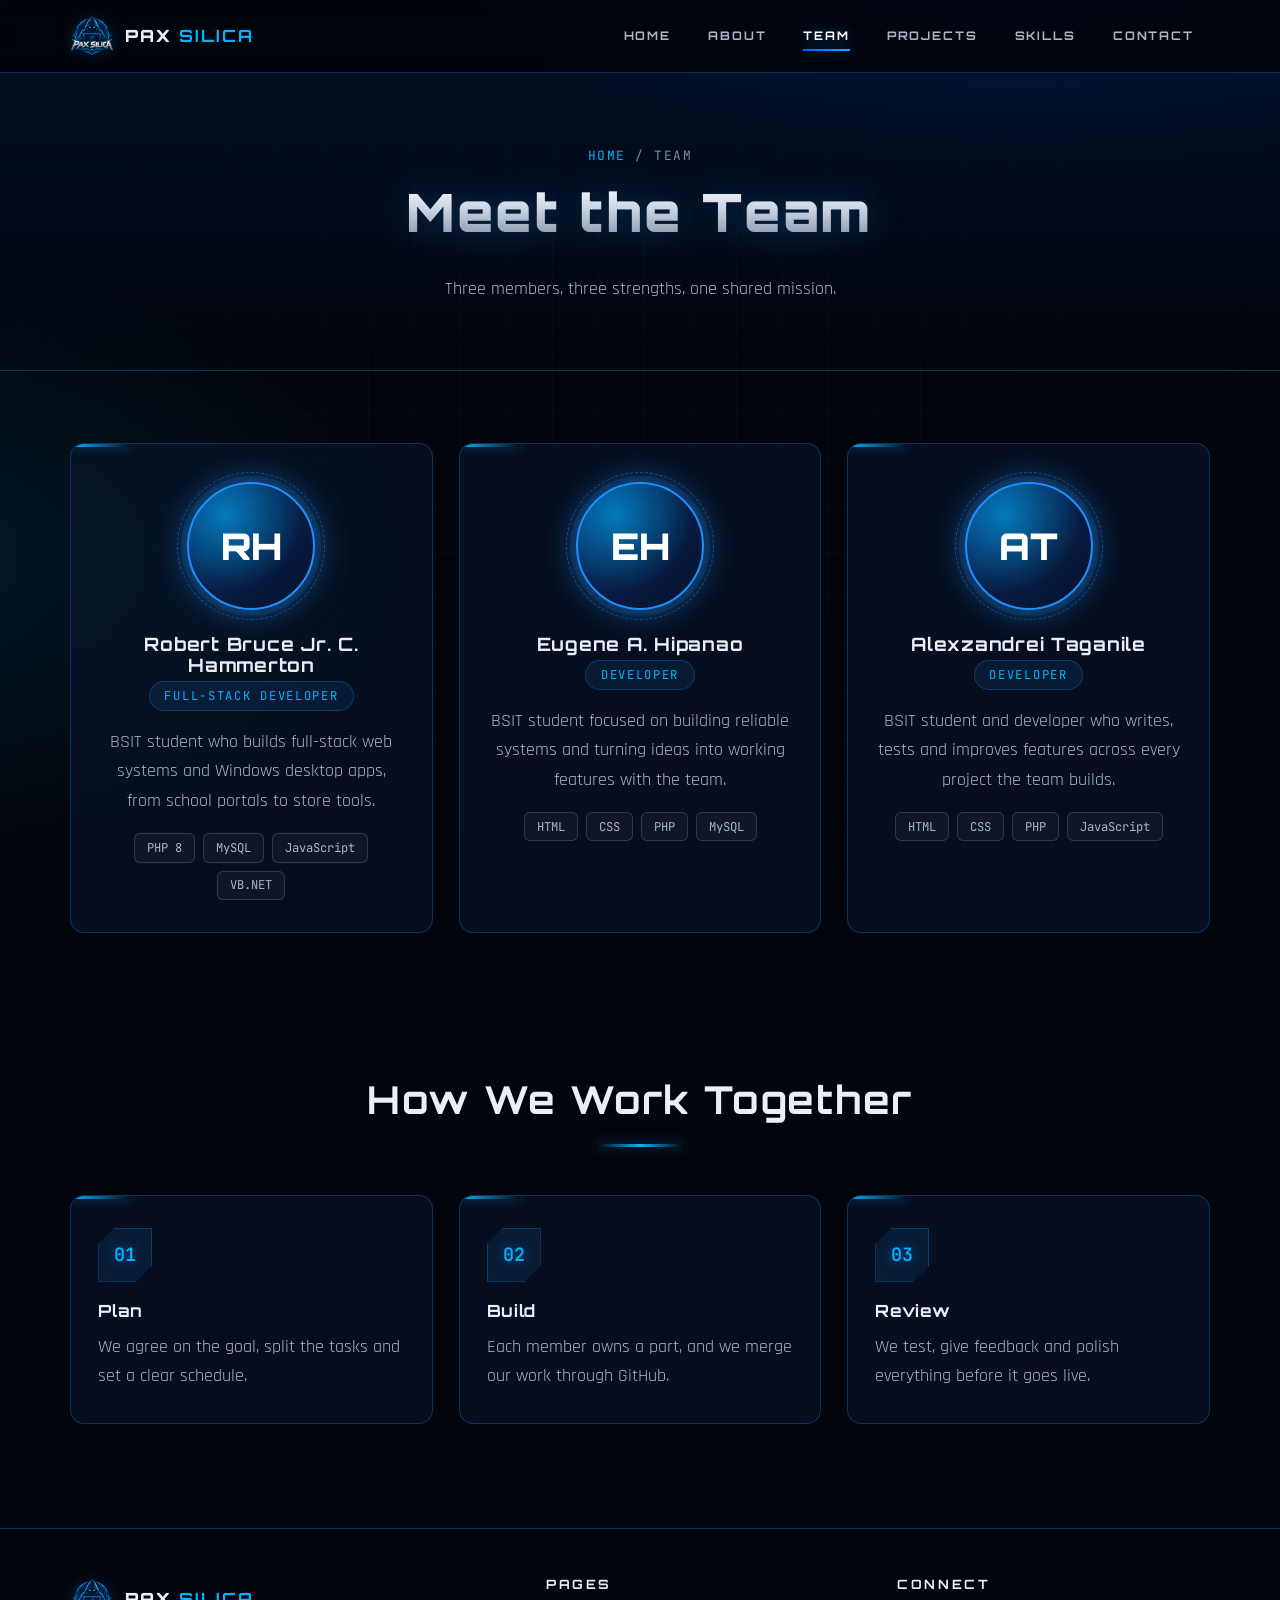
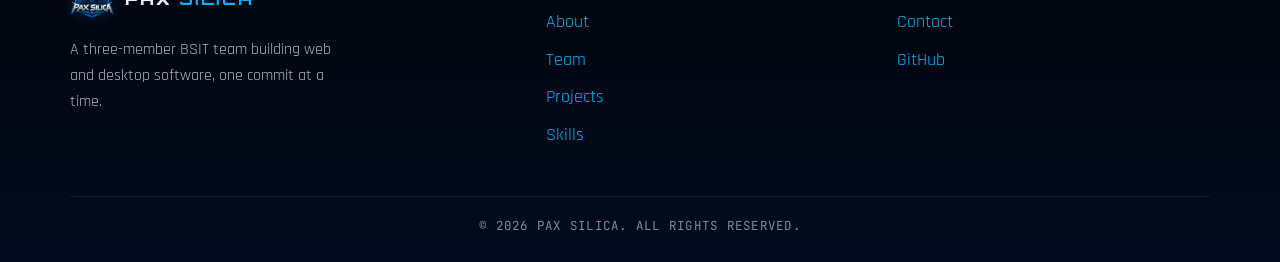
<file: team.html>
<!DOCTYPE html>
<html lang="en">
<head>
  <meta charset="UTF-8">
  <meta name="viewport" content="width=device-width, initial-scale=1">
  <title>Team | Pax Silica</title>
  <meta name="description" content="Meet the three members of Pax Silica.">
  <link rel="icon" type="image/png" href="assets/favicon.png">
  <link rel="stylesheet" href="css/style.css">
</head>
<body>

<header class="nav">
  <div class="wrap">
    <a class="brand" href="index.html"><img src="assets/favicon.png" alt=""><span>PAX <b>SILICA</b></span></a>
    <input type="checkbox" id="nav-toggle" class="nav-toggle" aria-label="Toggle menu">
    <label for="nav-toggle" class="burger"><span></span></label>
    <ul class="menu">
      <li><a href="index.html">Home</a></li>
      <li><a href="about.html">About</a></li>
      <li><a class="active" href="team.html">Team</a></li>
      <li><a href="projects.html">Projects</a></li>
      <li><a href="skills.html">Skills</a></li>
      <li><a href="contact.html">Contact</a></li>
    </ul>
  </div>
</header>

<main>
  <div class="page-head">
    <div class="wrap">
      <div class="crumbs"><a href="index.html">Home</a> / Team</div>
      <h1 class="metal">Meet the Team</h1>
      <p>Three members, three strengths, one shared mission.</p>
    </div>
  </div>

  <section>
    <div class="wrap">
      <div class="grid g3">

        <!-- MEMBER 1 -->
        <article class="card member">
          <div class="avatar">RH</div>
          <h3>Robert Bruce Jr. C. Hammerton</h3>
          <span class="role">Full-Stack Developer</span>
          <p>BSIT student who builds full-stack web systems and Windows desktop apps, from school portals to store tools.</p>
          <div class="tags">
            <span class="tag">PHP 8</span><span class="tag">MySQL</span><span class="tag">JavaScript</span><span class="tag">VB.NET</span>
          </div>
        </article>

        <!-- MEMBER 2 -->
        <article class="card member">
          <div class="avatar">EH</div>
          <h3>Eugene A. Hipanao</h3>
          <span class="role">Developer</span>
          <p>BSIT student focused on building reliable systems and turning ideas into working features with the team.</p>
          <div class="tags">
            <span class="tag">HTML</span><span class="tag">CSS</span><span class="tag">PHP</span><span class="tag">MySQL</span>
          </div>
        </article>

        <!-- MEMBER 3 -->
        <article class="card member">
          <div class="avatar">AT</div>
          <h3>Alexzandrei Taganile</h3>
          <span class="role">Developer</span>
          <p>BSIT student and developer who writes, tests and improves features across every project the team builds.</p>
          <div class="tags">
            <span class="tag">HTML</span><span class="tag">CSS</span><span class="tag">PHP</span><span class="tag">JavaScript</span>
          </div>
        </article>

      </div>
    </div>
  </section>

  <section>
    <div class="wrap">
      <div class="section-head">
        <h2>How We Work Together</h2>
        <div class="bar"></div>
      </div>
      <div class="grid g3">
        <article class="card"><div class="icon">01</div><h3>Plan</h3><p>We agree on the goal, split the tasks and set a clear schedule.</p></article>
        <article class="card"><div class="icon">02</div><h3>Build</h3><p>Each member owns a part, and we merge our work through GitHub.</p></article>
        <article class="card"><div class="icon">03</div><h3>Review</h3><p>We test, give feedback and polish everything before it goes live.</p></article>
      </div>
    </div>
  </section>
</main>

<footer>
  <div class="wrap">
    <div class="foot">
      <div>
        <a class="brand" href="index.html"><img src="assets/favicon.png" alt=""><span>PAX <b>SILICA</b></span></a>
        <p>A three-member BSIT team building web and desktop software, one commit at a time.</p>
      </div>
      <div>
        <h4>Pages</h4>
        <ul>
          <li><a href="about.html">About</a></li>
          <li><a href="team.html">Team</a></li>
          <li><a href="projects.html">Projects</a></li>
          <li><a href="skills.html">Skills</a></li>
        </ul>
      </div>
      <div>
        <h4>Connect</h4>
        <ul>
          <li><a href="contact.html">Contact</a></li>
          <li><a href="https://github.com/EugeneHip?tab=repositories" target="_blank" rel="noopener">GitHub</a></li>
        </ul>
      </div>
    </div>
    <div class="copy">&copy; 2026 PAX SILICA. ALL RIGHTS RESERVED.</div>
  </div>
</footer>

</body>
</html>
</file>
<file: css/style.css>
@import url("https://fonts.googleapis.com/css2?family=Orbitron:wght@500;700;900&family=Rajdhani:wght@400;500;600;700&family=JetBrains+Mono:wght@400;600&display=swap");

/* ==========================================================
   PAX SILICA | Team Portfolio
   Pure HTML + CSS. No JavaScript.
   Palette pulled from the logo: black, neon blue, silver.
   ========================================================== */

:root {
  --bg: #02050b;
  --bg-2: #060d1a;
  --panel: rgba(10, 22, 44, 0.62);
  --panel-solid: #0a162c;
  --line: rgba(30, 144, 255, 0.28);
  --blue: #1e90ff;
  --blue-2: #00b4ff;
  --blue-3: #0a5cff;
  --glow: rgba(30, 144, 255, 0.55);
  --silver: #e9eef7;
  --silver-2: #aab6c9;
  --muted: #7d8aa3;
  --radius: 14px;
  --maxw: 1140px;
  --cut: 18px;
  --font-display: "Orbitron", "Rajdhani", "Segoe UI", system-ui, sans-serif;
  --font-body: "Rajdhani", "Segoe UI", system-ui, -apple-system, sans-serif;
  --font-mono: "JetBrains Mono", "Consolas", "Courier New", monospace;
}

*,
*::before,
*::after { box-sizing: border-box; }

html { scroll-behavior: smooth; }

body {
  margin: 0;
  font-family: var(--font-body);
  font-size: 1.12rem;
  line-height: 1.65;
  color: var(--silver-2);
  background:
    radial-gradient(1100px 600px at 80% -10%, rgba(10, 92, 255, 0.22), transparent 60%),
    radial-gradient(900px 500px at -10% 30%, rgba(0, 180, 255, 0.12), transparent 60%),
    var(--bg);
  min-height: 100vh;
  overflow-x: hidden;
}

/* subtle grid overlay */
body::before {
  content: "";
  position: fixed;
  inset: 0;
  pointer-events: none;
  background-image:
    linear-gradient(rgba(30, 144, 255, 0.045) 1px, transparent 1px),
    linear-gradient(90deg, rgba(30, 144, 255, 0.045) 1px, transparent 1px);
  background-size: 46px 46px;
  mask-image: radial-gradient(ellipse at center, #000 30%, transparent 78%);
  -webkit-mask-image: radial-gradient(ellipse at center, #000 30%, transparent 78%);
  z-index: 0;
}

img { max-width: 100%; display: block; }
a { color: var(--blue-2); text-decoration: none; transition: color .2s, text-shadow .2s; }
a:hover { color: #fff; text-shadow: 0 0 12px var(--glow); }

h1, h2, h3, h4 {
  font-family: var(--font-display);
  color: var(--silver);
  line-height: 1.15;
  letter-spacing: 0.04em;
  margin: 0 0 .6em;
}

p { margin: 0 0 1em; }

.wrap {
  width: min(100% - 2.4rem, var(--maxw));
  margin-inline: auto;
  position: relative;
  z-index: 1;
}

main { position: relative; z-index: 1; }

/* ---------- Navigation (CSS only, checkbox toggle for mobile) ---------- */
.nav {
  position: sticky;
  top: 0;
  z-index: 50;
  background: rgba(2, 5, 11, 0.78);
  backdrop-filter: blur(14px);
  -webkit-backdrop-filter: blur(14px);
  border-bottom: 1px solid var(--line);
}

.nav .wrap {
  display: flex;
  align-items: center;
  justify-content: space-between;
  height: 72px;
}

.brand {
  display: flex;
  align-items: center;
  gap: .7rem;
  font-family: var(--font-display);
  font-weight: 900;
  letter-spacing: .12em;
  color: var(--silver);
  font-size: 1.05rem;
}
.brand img { width: 44px; height: 44px; filter: drop-shadow(0 0 8px var(--glow)); }
.brand span b { color: var(--blue-2); }

.nav-toggle { display: none; }
.burger { display: none; cursor: pointer; width: 42px; height: 42px; position: relative; }
.burger span,
.burger span::before,
.burger span::after {
  content: "";
  position: absolute;
  left: 9px;
  width: 24px;
  height: 2px;
  background: var(--silver);
  border-radius: 2px;
  transition: transform .25s, opacity .25s;
}
.burger span { top: 20px; }
.burger span::before { left: 0; top: -8px; }
.burger span::after { left: 0; top: 8px; }

.menu {
  display: flex;
  gap: .3rem;
  list-style: none;
  margin: 0;
  padding: 0;
}
.menu a {
  display: block;
  padding: .55rem 1rem;
  font-family: var(--font-display);
  font-size: .74rem;
  font-weight: 700;
  letter-spacing: .16em;
  text-transform: uppercase;
  color: var(--silver-2);
  border-radius: 6px;
  position: relative;
}
.menu a::after {
  content: "";
  position: absolute;
  left: 1rem; right: 1rem; bottom: 4px;
  height: 2px;
  background: linear-gradient(90deg, var(--blue-3), var(--blue-2));
  transform: scaleX(0);
  transform-origin: left;
  transition: transform .3s;
  box-shadow: 0 0 10px var(--glow);
}
.menu a:hover,
.menu a.active { color: #fff; text-shadow: 0 0 12px var(--glow); }
.menu a:hover::after,
.menu a.active::after { transform: scaleX(1); }

@media (max-width: 820px) {
  .burger { display: block; }
  .menu {
    position: absolute;
    top: 72px; left: 0; right: 0;
    flex-direction: column;
    background: rgba(2, 5, 11, 0.97);
    border-bottom: 1px solid var(--line);
    padding: .6rem 1.2rem 1.2rem;
    max-height: 0;
    overflow: hidden;
    opacity: 0;
    transition: max-height .35s, opacity .25s;
  }
  .menu a { padding: .9rem .4rem; border-bottom: 1px solid rgba(30,144,255,.12); }
  .menu a::after { display: none; }
  .nav-toggle:checked ~ .menu { max-height: 480px; opacity: 1; }
  .nav-toggle:checked ~ .burger span { background: transparent; }
  .nav-toggle:checked ~ .burger span::before { transform: translateY(8px) rotate(45deg); }
  .nav-toggle:checked ~ .burger span::after { transform: translateY(-8px) rotate(-45deg); }
}

/* ---------- Buttons ---------- */
.btn {
  --c: var(--blue);
  display: inline-flex;
  align-items: center;
  gap: .6rem;
  padding: .85rem 1.7rem;
  font-family: var(--font-display);
  font-size: .78rem;
  font-weight: 700;
  letter-spacing: .18em;
  text-transform: uppercase;
  color: #fff;
  background: linear-gradient(135deg, var(--blue-3), var(--blue-2));
  clip-path: polygon(var(--cut) 0, 100% 0, calc(100% - var(--cut)) 100%, 0 100%);
  box-shadow: 0 0 24px var(--glow);
  transition: transform .2s, filter .2s;
  border: 0;
  cursor: pointer;
}
.btn:hover { transform: translateY(-2px); filter: brightness(1.15); color: #fff; text-shadow: none; }
.btn.ghost {
  background: transparent;
  color: var(--blue-2);
  box-shadow: inset 0 0 0 1.5px var(--blue);
  clip-path: none;
  border-radius: 4px;
}
.btn.ghost:hover { background: rgba(30,144,255,.14); }

/* ---------- Hero ---------- */
.hero {
  position: relative;
  padding: 5.5rem 0 4.5rem;
  overflow: hidden;
}
.hero .wrap {
  display: grid;
  grid-template-columns: 1.1fr .9fr;
  gap: 3rem;
  align-items: center;
}
.eyebrow {
  display: inline-flex;
  align-items: center;
  gap: .7rem;
  font-family: var(--font-mono);
  font-size: .82rem;
  letter-spacing: .14em;
  color: var(--blue-2);
  text-transform: uppercase;
  margin-bottom: 1.2rem;
}
.eyebrow::before {
  content: "";
  width: 34px; height: 2px;
  background: var(--blue-2);
  box-shadow: 0 0 10px var(--glow);
}
.hero h1 {
  font-size: clamp(2.5rem, 6.2vw, 4.7rem);
  font-weight: 900;
  margin-bottom: .35em;
}
.metal {
  background: linear-gradient(180deg, #ffffff 0%, #c9d3e3 45%, #7f8ba1 100%);
  -webkit-background-clip: text;
  background-clip: text;
  -webkit-text-fill-color: transparent;
  filter: drop-shadow(0 0 18px rgba(30,144,255,.35));
}
.blue-text { color: var(--blue-2); text-shadow: 0 0 22px var(--glow); }
.hero .lead {
  font-size: 1.3rem;
  max-width: 34ch;
  color: var(--silver-2);
}
.hero .cta { display: flex; gap: 1rem; flex-wrap: wrap; margin-top: 2rem; }

.hero-logo { position: relative; display: grid; place-items: center; }
.hero-logo::before {
  content: "";
  position: absolute;
  width: 78%;
  aspect-ratio: 1;
  border-radius: 50%;
  background: radial-gradient(circle, rgba(30,144,255,.55), rgba(10,92,255,.12) 55%, transparent 70%);
  filter: blur(30px);
  animation: pulse 4.5s ease-in-out infinite;
}
.hero-logo img {
  position: relative;
  width: min(100%, 470px);
  animation: float 6s ease-in-out infinite;
  filter: drop-shadow(0 0 26px rgba(30,144,255,.55));
}

@keyframes float { 0%,100% { transform: translateY(0); } 50% { transform: translateY(-14px); } }
@keyframes pulse { 0%,100% { opacity: .65; transform: scale(.95); } 50% { opacity: 1; transform: scale(1.08); } }

/* binary rain */
.rain {
  position: absolute;
  inset: 0;
  pointer-events: none;
  overflow: hidden;
  opacity: .55;
  z-index: 0;
}
.rain i {
  position: absolute;
  top: -40%;
  font-style: normal;
  font-family: var(--font-mono);
  font-size: 15px;
  line-height: 1.5;
  color: var(--blue);
  text-shadow: 0 0 8px var(--glow);
  writing-mode: vertical-rl;
  letter-spacing: .1em;
  animation: fall linear infinite;
  -webkit-mask-image: linear-gradient(180deg, transparent, #000 40%, transparent);
  mask-image: linear-gradient(180deg, transparent, #000 40%, transparent);
}
.rain i:nth-child(1)  { left: 4%;  animation-duration: 14s; animation-delay: -2s; }
.rain i:nth-child(2)  { left: 11%; animation-duration: 19s; animation-delay: -9s; opacity: .6; }
.rain i:nth-child(3)  { left: 19%; animation-duration: 16s; animation-delay: -5s; }
.rain i:nth-child(4)  { left: 28%; animation-duration: 21s; animation-delay: -12s; opacity: .5; }
.rain i:nth-child(5)  { left: 37%; animation-duration: 15s; animation-delay: -7s; }
.rain i:nth-child(6)  { left: 46%; animation-duration: 18s; animation-delay: -1s; opacity: .6; }
.rain i:nth-child(7)  { left: 55%; animation-duration: 22s; animation-delay: -14s; }
.rain i:nth-child(8)  { left: 63%; animation-duration: 17s; animation-delay: -4s; opacity: .5; }
.rain i:nth-child(9)  { left: 72%; animation-duration: 20s; animation-delay: -10s; }
.rain i:nth-child(10) { left: 81%; animation-duration: 15s; animation-delay: -6s; opacity: .6; }
.rain i:nth-child(11) { left: 89%; animation-duration: 23s; animation-delay: -16s; }
.rain i:nth-child(12) { left: 96%; animation-duration: 18s; animation-delay: -8s; opacity: .5; }

@keyframes fall { to { transform: translateY(190%); } }

@media (max-width: 900px) {
  .hero { padding: 3.5rem 0 3rem; }
  .hero .wrap { grid-template-columns: 1fr; text-align: center; }
  .hero .lead { margin-inline: auto; }
  .hero .cta { justify-content: center; }
  .eyebrow { justify-content: center; }
  .hero-logo { order: -1; }
  .hero-logo img { width: min(78%, 330px); }
}

/* ---------- Page header (inner pages) ---------- */
.page-head {
  position: relative;
  padding: 4.5rem 0 3rem;
  text-align: center;
  overflow: hidden;
  border-bottom: 1px solid var(--line);
  background: linear-gradient(180deg, rgba(10,92,255,.10), transparent);
}
.page-head h1 { font-size: clamp(2rem, 5vw, 3.3rem); font-weight: 900; }
.page-head p { max-width: 58ch; margin-inline: auto; }
.crumbs {
  font-family: var(--font-mono);
  font-size: .8rem;
  letter-spacing: .12em;
  color: var(--muted);
  text-transform: uppercase;
  margin-bottom: 1rem;
}
.crumbs a { color: var(--blue-2); }

/* ---------- Sections ---------- */
section { padding: 4.5rem 0; position: relative; z-index: 1; }
.section-head { text-align: center; margin-bottom: 3rem; }
.section-head h2 { font-size: clamp(1.6rem, 3.6vw, 2.4rem); font-weight: 700; }
.section-head .bar {
  width: 90px; height: 3px; margin: 1rem auto 0;
  background: linear-gradient(90deg, transparent, var(--blue-2), transparent);
  box-shadow: 0 0 14px var(--glow);
}
.section-head p { max-width: 60ch; margin: 1rem auto 0; }

/* ---------- Cards ---------- */
.grid { display: grid; gap: 1.6rem; }
.g2 { grid-template-columns: repeat(2, 1fr); }
.g3 { grid-template-columns: repeat(3, 1fr); }
.g4 { grid-template-columns: repeat(4, 1fr); }
@media (max-width: 960px) { .g3, .g4 { grid-template-columns: repeat(2, 1fr); } }
@media (max-width: 640px) { .g2, .g3, .g4 { grid-template-columns: 1fr; } }

.card {
  position: relative;
  padding: 2rem 1.7rem;
  background: var(--panel);
  border: 1px solid var(--line);
  border-radius: var(--radius);
  backdrop-filter: blur(8px);
  -webkit-backdrop-filter: blur(8px);
  transition: transform .3s, border-color .3s, box-shadow .3s;
  overflow: hidden;
}
.card::before {
  content: "";
  position: absolute;
  top: 0; left: 0;
  width: 60px; height: 3px;
  background: linear-gradient(90deg, var(--blue-2), transparent);
  box-shadow: 0 0 12px var(--glow);
}
.card:hover {
  transform: translateY(-6px);
  border-color: var(--blue);
  box-shadow: 0 14px 40px rgba(10, 92, 255, .25), 0 0 0 1px rgba(30,144,255,.25);
}
.card h3 { font-size: 1.05rem; font-weight: 700; margin-bottom: .7rem; }
.card p:last-child { margin-bottom: 0; }

.icon {
  width: 54px; height: 54px;
  display: grid; place-items: center;
  margin-bottom: 1.2rem;
  font-family: var(--font-mono);
  font-size: 1.15rem;
  font-weight: 600;
  color: var(--blue-2);
  background: rgba(30,144,255,.1);
  border: 1px solid var(--line);
  clip-path: polygon(30% 0, 100% 0, 100% 70%, 70% 100%, 0 100%, 0 30%);
  text-shadow: 0 0 12px var(--glow);
}

/* ---------- Stats ---------- */
.stats {
  display: grid;
  grid-template-columns: repeat(4, 1fr);
  gap: 1px;
  background: var(--line);
  border: 1px solid var(--line);
  border-radius: var(--radius);
  overflow: hidden;
}
.stat { background: var(--bg-2); padding: 2rem 1rem; text-align: center; }
.stat b {
  display: block;
  font-family: var(--font-display);
  font-size: 2.3rem;
  font-weight: 900;
  color: var(--blue-2);
  text-shadow: 0 0 18px var(--glow);
}
.stat span {
  font-family: var(--font-mono);
  font-size: .78rem;
  letter-spacing: .14em;
  text-transform: uppercase;
  color: var(--muted);
}
@media (max-width: 720px) { .stats { grid-template-columns: repeat(2, 1fr); } }

/* ---------- Marquee (CSS only) ---------- */
.marquee {
  overflow: hidden;
  border-block: 1px solid var(--line);
  background: rgba(6, 13, 26, .8);
  padding: 1.1rem 0;
  position: relative;
  z-index: 1;
}
.marquee-track {
  display: flex;
  gap: 3.2rem;
  width: max-content;
  animation: scroll 32s linear infinite;
}
.marquee:hover .marquee-track { animation-play-state: paused; }
.marquee-track span {
  font-family: var(--font-display);
  font-weight: 700;
  font-size: .9rem;
  letter-spacing: .22em;
  text-transform: uppercase;
  color: var(--silver-2);
  white-space: nowrap;
}
.marquee-track span::before { content: "//"; color: var(--blue); margin-right: 1.2rem; }
@keyframes scroll { to { transform: translateX(-50%); } }

/* ---------- Split (text + visual) ---------- */
.split {
  display: grid;
  grid-template-columns: 1fr 1fr;
  gap: 3.5rem;
  align-items: center;
}
@media (max-width: 860px) { .split { grid-template-columns: 1fr; gap: 2rem; } }

.frame {
  position: relative;
  padding: 2rem;
  background: var(--panel);
  border: 1px solid var(--line);
  clip-path: polygon(var(--cut) 0, 100% 0, 100% calc(100% - var(--cut)), calc(100% - var(--cut)) 100%, 0 100%, 0 var(--cut));
  display: grid;
  place-items: center;
}
.frame img { width: min(100%, 360px); filter: drop-shadow(0 0 22px rgba(30,144,255,.5)); }

/* code window */
.code {
  font-family: var(--font-mono);
  font-size: .92rem;
  background: #050a14;
  border: 1px solid var(--line);
  border-radius: var(--radius);
  overflow: hidden;
  box-shadow: 0 18px 50px rgba(0,0,0,.5), 0 0 40px rgba(10,92,255,.15);
}
.code .bar {
  display: flex; gap: .45rem; align-items: center;
  padding: .7rem 1rem;
  background: #0a1426;
  border-bottom: 1px solid var(--line);
}
.code .bar i { width: 11px; height: 11px; border-radius: 50%; background: #2a3a58; }
.code .bar i:nth-child(1) { background: #ff5f56; }
.code .bar i:nth-child(2) { background: #ffbd2e; }
.code .bar i:nth-child(3) { background: #27c93f; }
.code .bar em { margin-left: auto; font-style: normal; color: var(--muted); font-size: .78rem; }
.code pre { margin: 0; padding: 1.3rem 1.4rem; overflow-x: auto; color: var(--silver-2); line-height: 1.75; }
.code .k { color: #4aa8ff; }
.code .s { color: #6ee7ff; }
.code .c { color: #55627d; }
.code .f { color: #b8a8ff; }

/* ---------- Team ---------- */
.member { text-align: center; padding-top: 2.4rem; }
.avatar {
  width: 128px; height: 128px;
  margin: 0 auto 1.4rem;
  display: grid; place-items: center;
  font-family: var(--font-display);
  font-size: 2.3rem;
  font-weight: 900;
  color: #fff;
  background:
    radial-gradient(circle at 30% 25%, rgba(0,180,255,.6), transparent 60%),
    linear-gradient(135deg, #0a2a66, #05122b);
  border: 2px solid var(--blue);
  border-radius: 50%;
  box-shadow: 0 0 0 6px rgba(30,144,255,.12), 0 0 34px var(--glow);
  position: relative;
}
.avatar::after {
  content: "";
  position: absolute;
  inset: -12px;
  border-radius: 50%;
  border: 1px dashed rgba(30,144,255,.45);
  animation: spin 18s linear infinite;
}
@keyframes spin { to { transform: rotate(360deg); } }

.member h3 { font-size: 1.15rem; margin-bottom: .3rem; }
.role {
  display: inline-block;
  margin-bottom: 1rem;
  padding: .25rem .9rem;
  font-family: var(--font-mono);
  font-size: .76rem;
  letter-spacing: .14em;
  text-transform: uppercase;
  color: var(--blue-2);
  background: rgba(30,144,255,.1);
  border: 1px solid var(--line);
  border-radius: 999px;
}

.tags { display: flex; flex-wrap: wrap; gap: .5rem; justify-content: center; margin-top: 1.1rem; }
.tags.left { justify-content: flex-start; }
.tag {
  padding: .22rem .75rem;
  font-family: var(--font-mono);
  font-size: .76rem;
  color: var(--silver-2);
  background: rgba(255,255,255,.04);
  border: 1px solid rgba(170,182,201,.22);
  border-radius: 6px;
}

/* ---------- Timeline ---------- */
.timeline { position: relative; max-width: 780px; margin-inline: auto; padding-left: 2.2rem; }
.timeline::before {
  content: "";
  position: absolute;
  left: 7px; top: 6px; bottom: 6px;
  width: 2px;
  background: linear-gradient(180deg, var(--blue-2), rgba(30,144,255,.08));
  box-shadow: 0 0 12px var(--glow);
}
.tl-item { position: relative; margin-bottom: 2.2rem; }
.tl-item::before {
  content: "";
  position: absolute;
  left: -2.2rem; top: .35rem;
  width: 16px; height: 16px;
  background: var(--bg);
  border: 2px solid var(--blue-2);
  border-radius: 50%;
  box-shadow: 0 0 14px var(--glow);
}
.tl-item small {
  font-family: var(--font-mono);
  font-size: .78rem;
  letter-spacing: .14em;
  color: var(--blue-2);
  text-transform: uppercase;
}
.tl-item h3 { font-size: 1.05rem; margin: .3rem 0 .5rem; }

/* ---------- Projects ---------- */
.project { display: flex; flex-direction: column; }
.project .thumb {
  height: 150px;
  margin: -2rem -1.7rem 1.4rem;
  display: grid; place-items: center;
  font-family: var(--font-display);
  font-size: 1.6rem;
  font-weight: 900;
  letter-spacing: .1em;
  color: rgba(255,255,255,.92);
  text-shadow: 0 0 22px rgba(0,0,0,.6);
  position: relative;
  overflow: hidden;
}
.project .thumb::after {
  content: "";
  position: absolute; inset: 0;
  background-image:
    linear-gradient(rgba(255,255,255,.06) 1px, transparent 1px),
    linear-gradient(90deg, rgba(255,255,255,.06) 1px, transparent 1px);
  background-size: 22px 22px;
}
.t1 { background: linear-gradient(135deg, #0a3d9c, #041233); }
.t2 { background: linear-gradient(135deg, #005f8a, #03182b); }
.t3 { background: linear-gradient(135deg, #1a2f8f, #060a24); }
.t4 { background: linear-gradient(135deg, #0a5cff, #020a24); }
.t5 { background: linear-gradient(135deg, #007a99, #021a26); }
.t6 { background: linear-gradient(135deg, #2b3f9e, #05091f); }
.project .tags { justify-content: flex-start; margin-top: auto; padding-top: 1rem; }
.status {
  align-self: flex-start;
  margin-bottom: .8rem;
  font-family: var(--font-mono);
  font-size: .72rem;
  letter-spacing: .14em;
  text-transform: uppercase;
  color: #6dffb0;
}
.status::before { content: "\25CF"; margin-right: .5rem; text-shadow: 0 0 10px #6dffb0; }
.status.wip { color: #ffd166; }
.status.wip::before { text-shadow: 0 0 10px #ffd166; }

/* ---------- Skill bars ---------- */
.skill { margin-bottom: 1.5rem; }
.skill-top {
  display: flex; justify-content: space-between;
  font-family: var(--font-display);
  font-size: .8rem;
  letter-spacing: .12em;
  text-transform: uppercase;
  color: var(--silver);
  margin-bottom: .5rem;
}
.skill-top em { font-style: normal; color: var(--blue-2); font-family: var(--font-mono); }
.meter {
  height: 8px;
  background: rgba(255,255,255,.07);
  border-radius: 99px;
  overflow: hidden;
}
.meter i {
  display: block; height: 100%;
  border-radius: 99px;
  background: linear-gradient(90deg, var(--blue-3), var(--blue-2));
  box-shadow: 0 0 14px var(--glow);
  transform-origin: left;
  animation: grow 1.4s cubic-bezier(.2,.8,.2,1) both;
}
@keyframes grow { from { transform: scaleX(0); } }

/* ---------- Contact ---------- */
.contact-row {
  display: flex; gap: 1rem; align-items: center;
  padding: 1rem 0;
  border-bottom: 1px solid rgba(30,144,255,.14);
}
.contact-row:last-child { border-bottom: 0; }
.contact-row .icon { margin: 0; flex: none; width: 46px; height: 46px; font-size: .95rem; }
.contact-row small {
  display: block;
  font-family: var(--font-mono);
  font-size: .72rem;
  letter-spacing: .14em;
  text-transform: uppercase;
  color: var(--muted);
}
.contact-row span { color: var(--silver); font-weight: 600; }

form { display: grid; gap: 1.1rem; }
label {
  font-family: var(--font-mono);
  font-size: .76rem;
  letter-spacing: .14em;
  text-transform: uppercase;
  color: var(--muted);
  display: grid;
  gap: .5rem;
}
input, textarea {
  width: 100%;
  padding: .9rem 1rem;
  font: inherit;
  font-size: 1.05rem;
  color: var(--silver);
  background: rgba(3, 8, 18, .8);
  border: 1px solid var(--line);
  border-radius: 8px;
  outline: none;
  transition: border-color .2s, box-shadow .2s;
}
input:focus, textarea:focus {
  border-color: var(--blue-2);
  box-shadow: 0 0 0 3px rgba(30,144,255,.2), 0 0 18px var(--glow);
}
textarea { min-height: 140px; resize: vertical; }

/* ---------- CTA band ---------- */
.cta-band {
  text-align: center;
  padding: 3.6rem 1.6rem;
  border: 1px solid var(--line);
  background:
    radial-gradient(600px 240px at 50% 0%, rgba(30,144,255,.22), transparent 70%),
    var(--panel);
  clip-path: polygon(var(--cut) 0, 100% 0, 100% calc(100% - var(--cut)), calc(100% - var(--cut)) 100%, 0 100%, 0 var(--cut));
}
.cta-band h2 { font-size: clamp(1.5rem, 3.4vw, 2.2rem); }
.cta-band p { max-width: 52ch; margin-inline: auto; }

/* ---------- Footer ---------- */
footer {
  position: relative; z-index: 1;
  margin-top: 2rem;
  border-top: 1px solid var(--line);
  background: linear-gradient(180deg, transparent, rgba(10,92,255,.08));
  padding: 3rem 0 1.6rem;
}
.foot {
  display: grid;
  grid-template-columns: 1.4fr 1fr 1fr;
  gap: 2.4rem;
}
.foot h4 {
  font-size: .8rem;
  letter-spacing: .2em;
  text-transform: uppercase;
  color: var(--silver);
  margin-bottom: 1rem;
}
.foot ul { list-style: none; margin: 0; padding: 0; }
.foot li { margin-bottom: .5rem; }
.foot .brand { margin-bottom: 1rem; }
.foot p { font-size: 1rem; max-width: 34ch; }
.copy {
  margin-top: 2.4rem;
  padding-top: 1.2rem;
  border-top: 1px solid rgba(30,144,255,.14);
  text-align: center;
  font-family: var(--font-mono);
  font-size: .78rem;
  letter-spacing: .1em;
  color: var(--muted);
}
@media (max-width: 720px) { .foot { grid-template-columns: 1fr; text-align: center; } .foot p { margin-inline: auto; } .foot .brand { justify-content: center; } }

/* ---------- Reveal on load (CSS only) ---------- */
.reveal { animation: rise .8s cubic-bezier(.2,.8,.2,1) both; }
.reveal.d1 { animation-delay: .1s; }
.reveal.d2 { animation-delay: .22s; }
.reveal.d3 { animation-delay: .34s; }
@keyframes rise { from { opacity: 0; transform: translateY(26px); } }

@media (prefers-reduced-motion: reduce) {
  *, *::before, *::after { animation: none !important; transition: none !important; }
}
</file>
